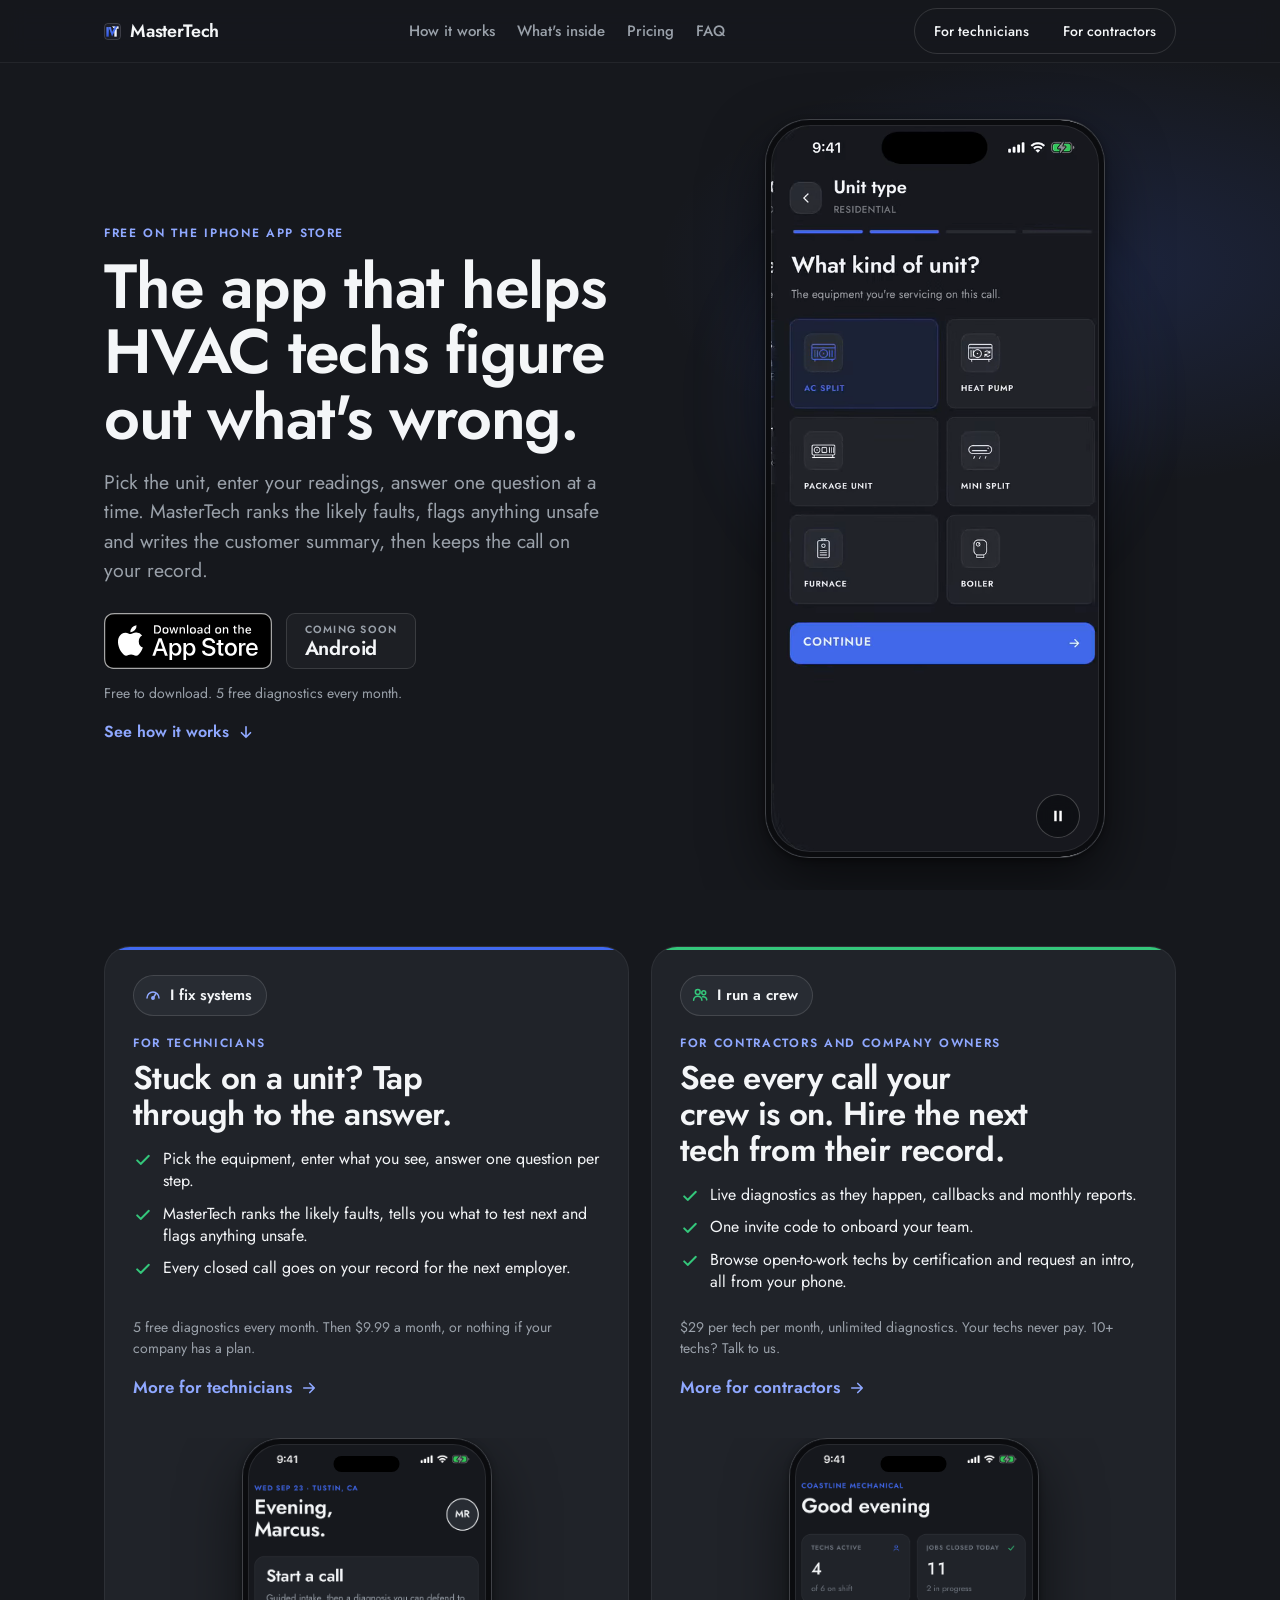
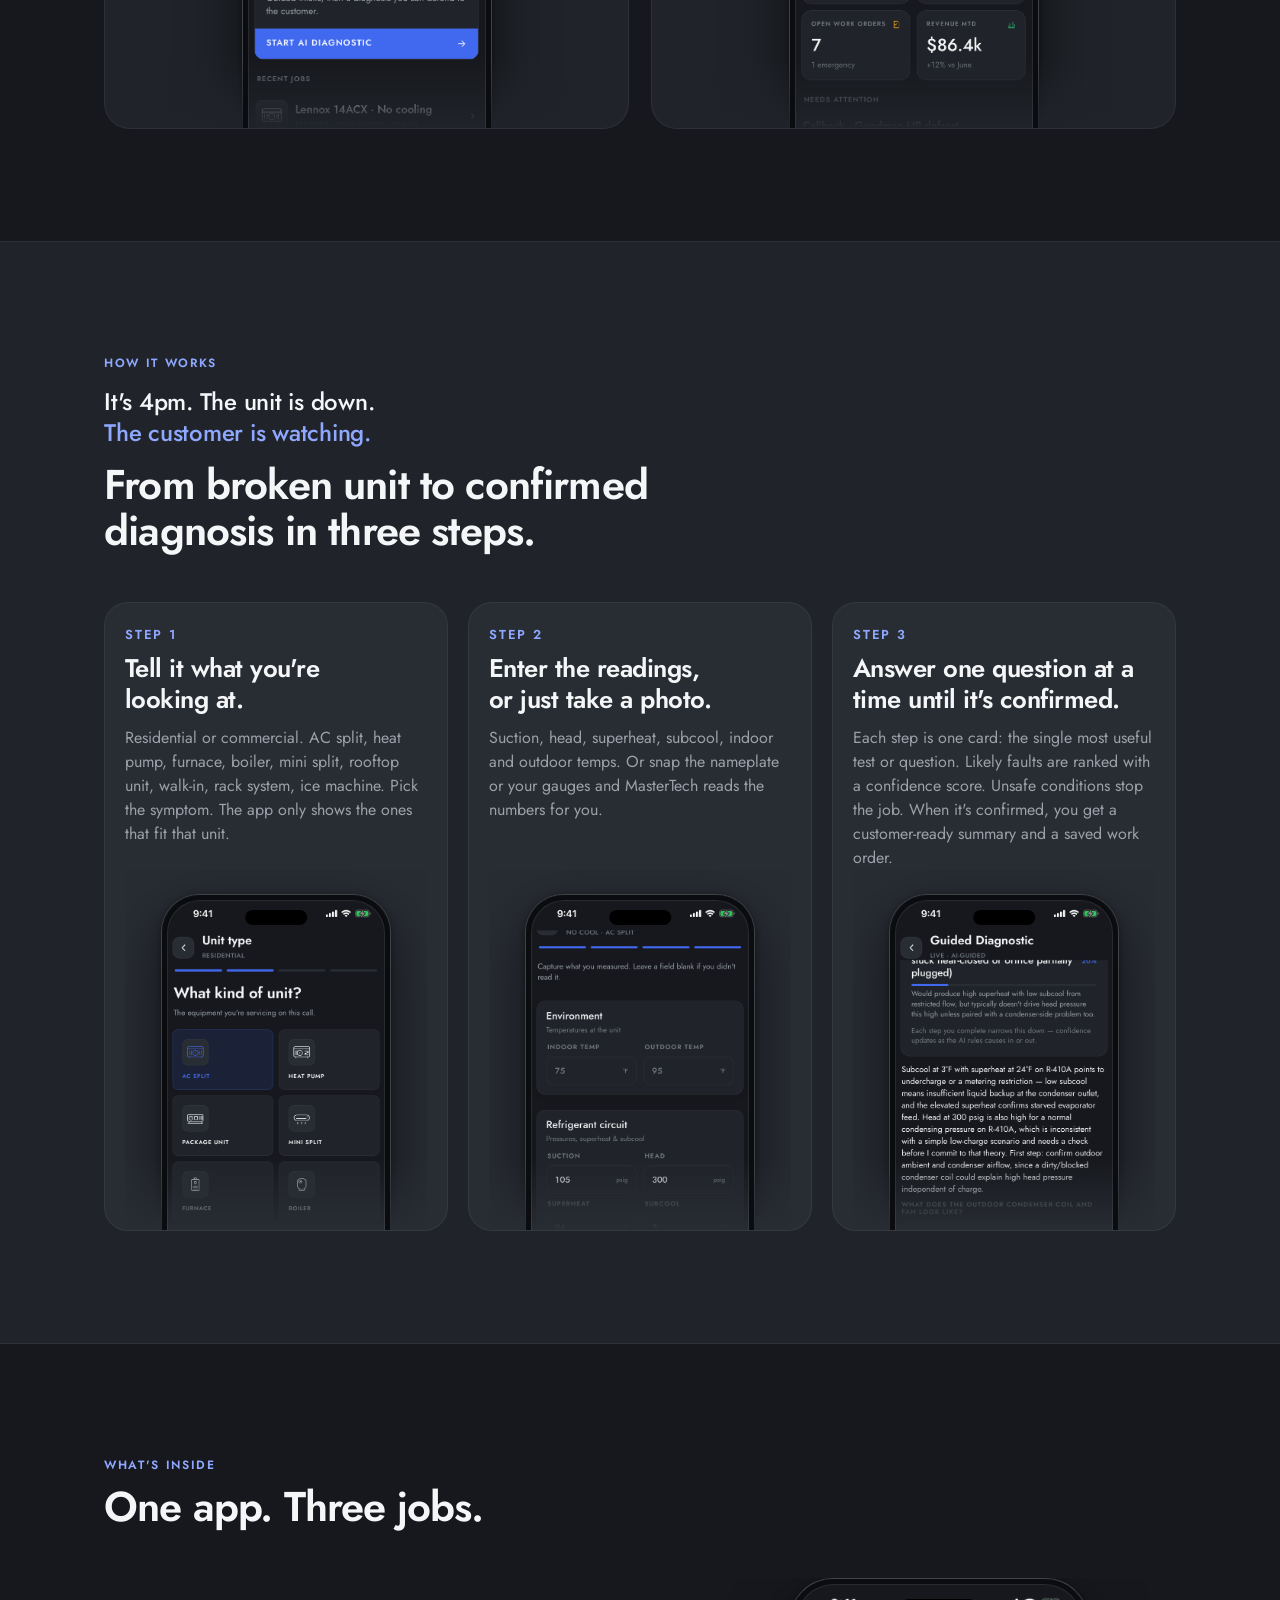
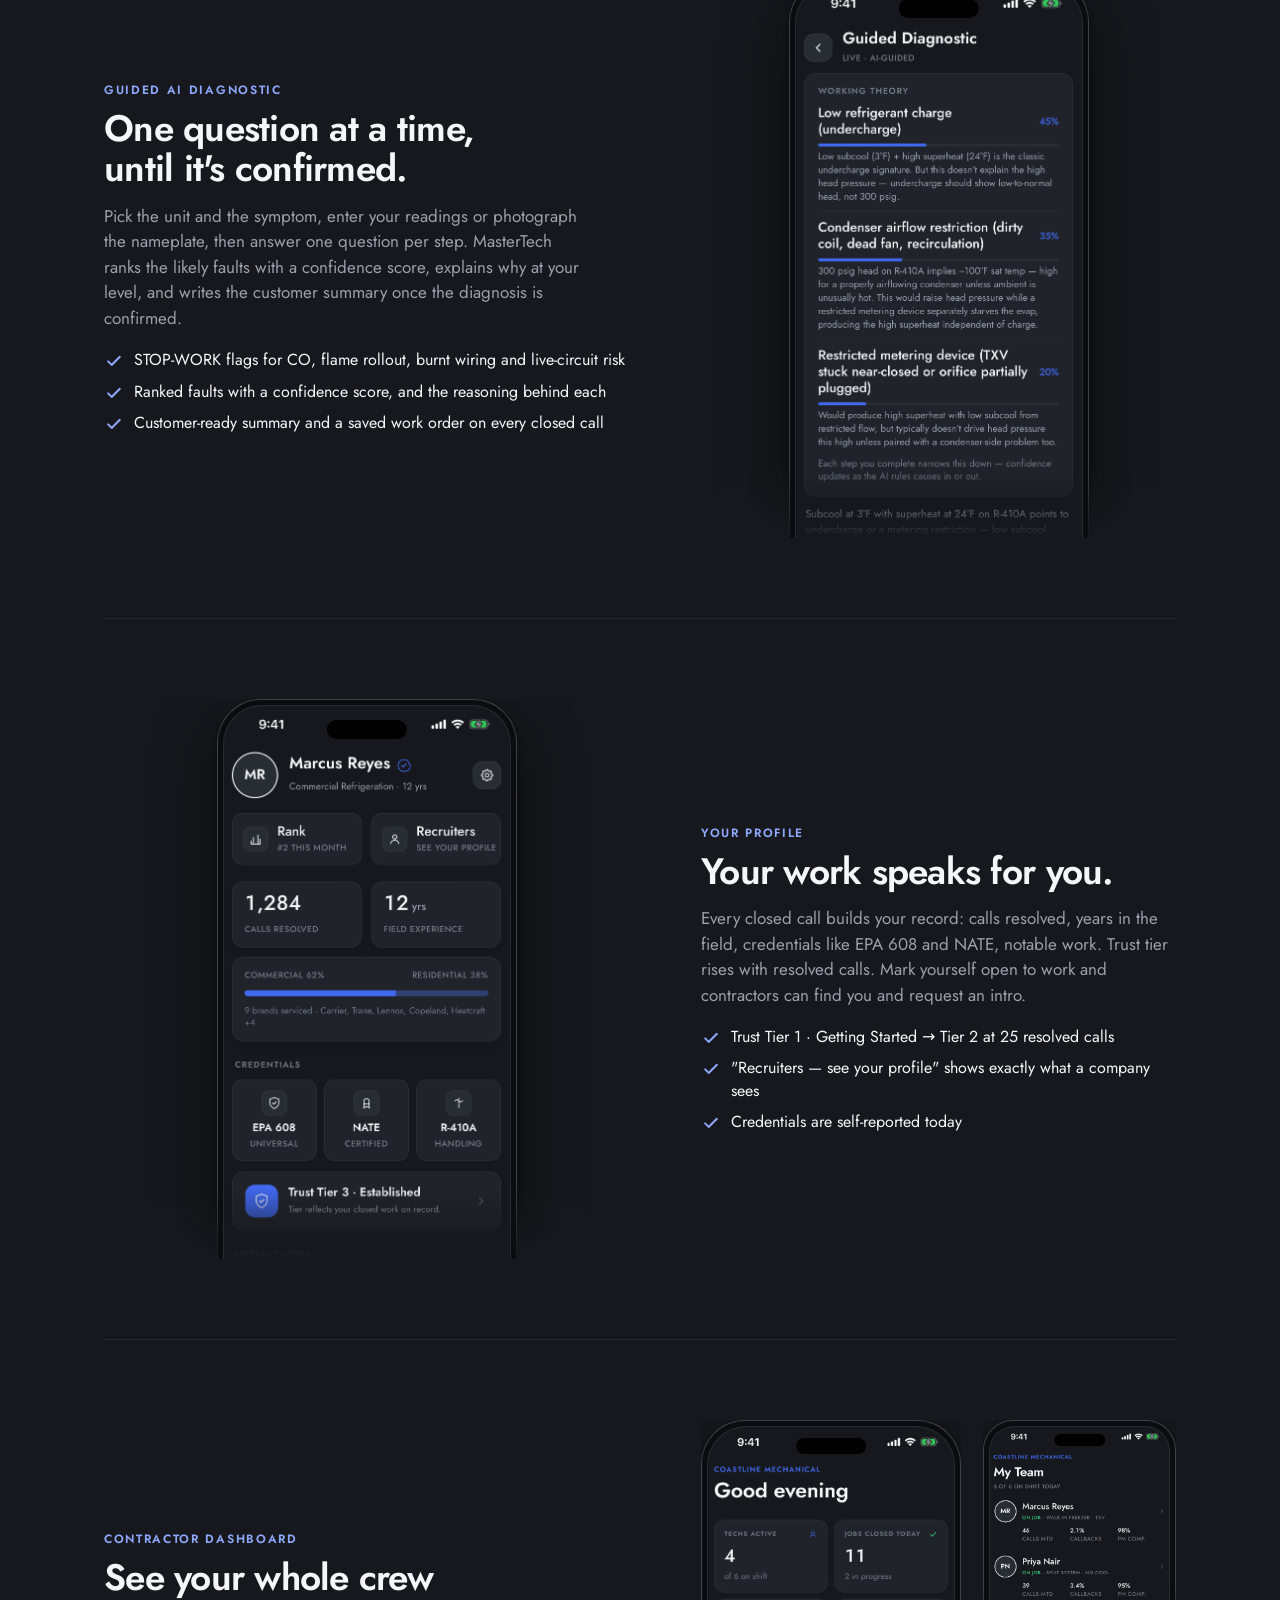
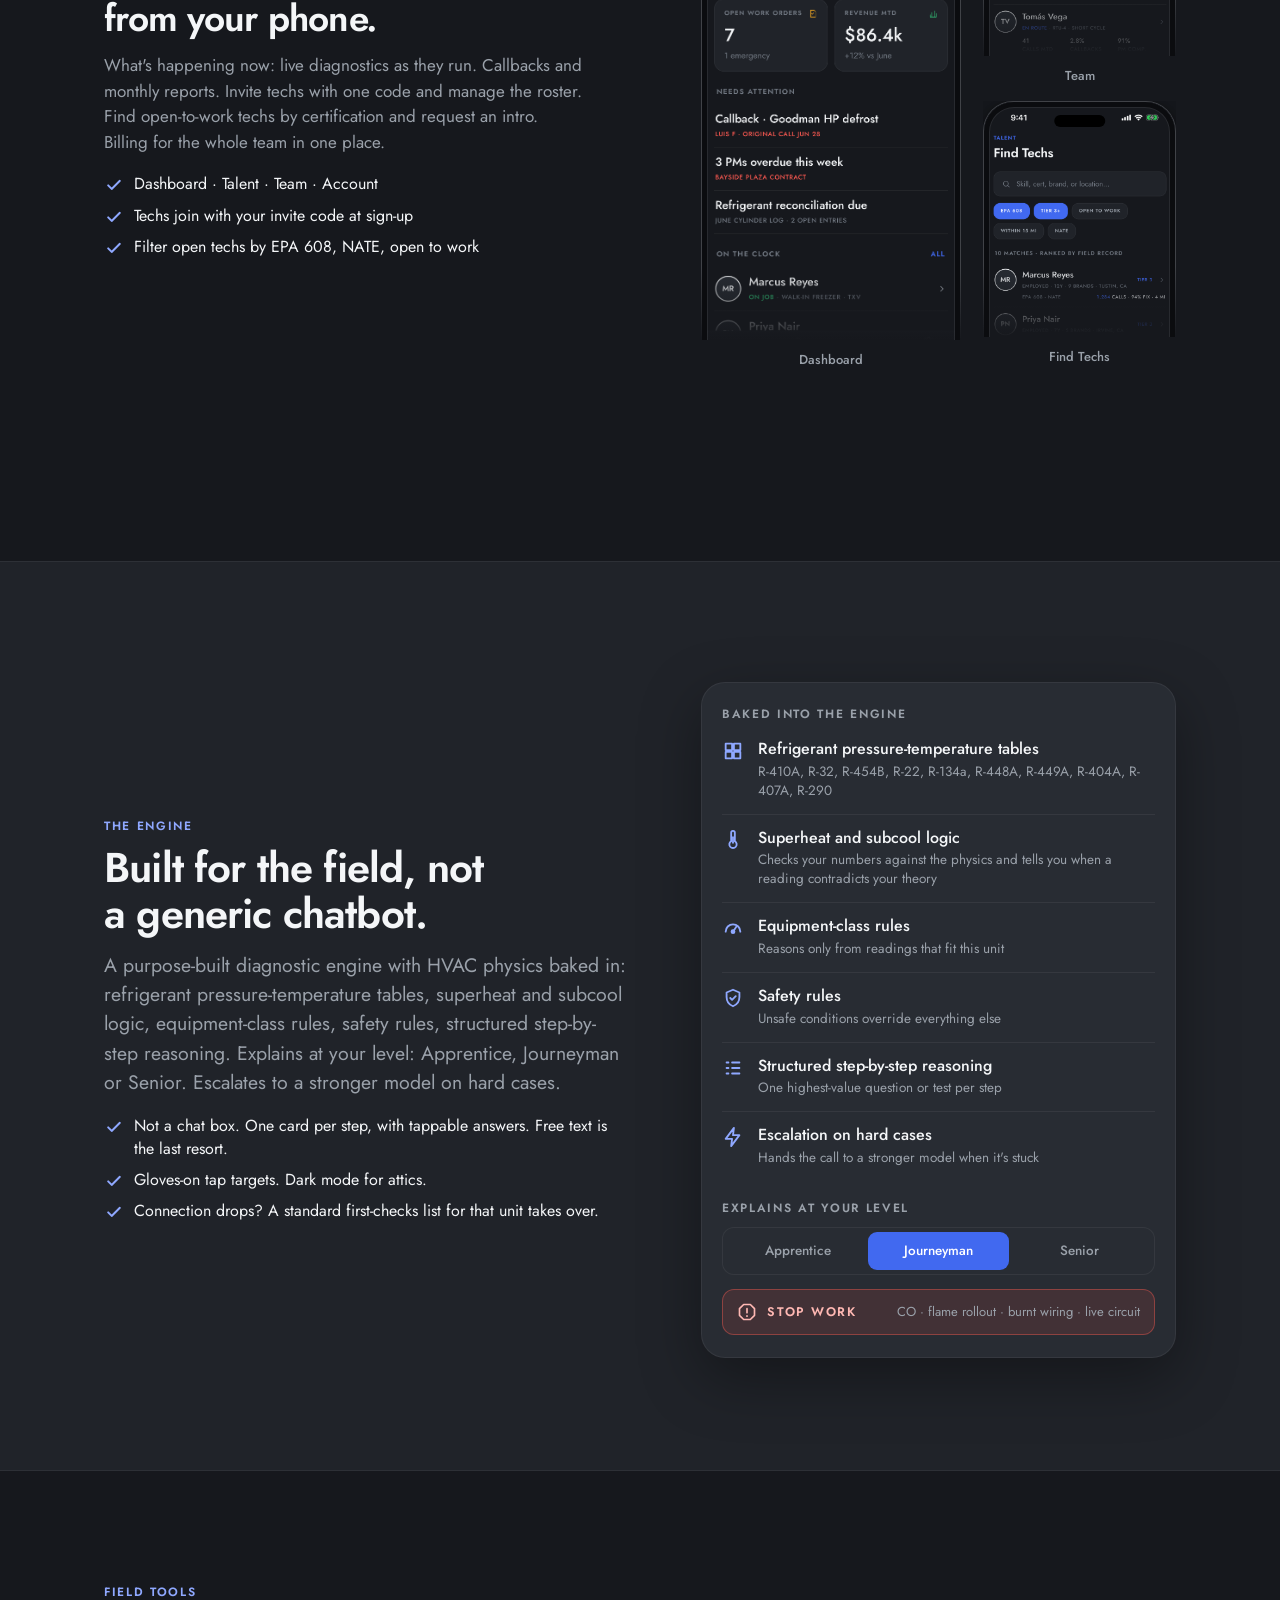
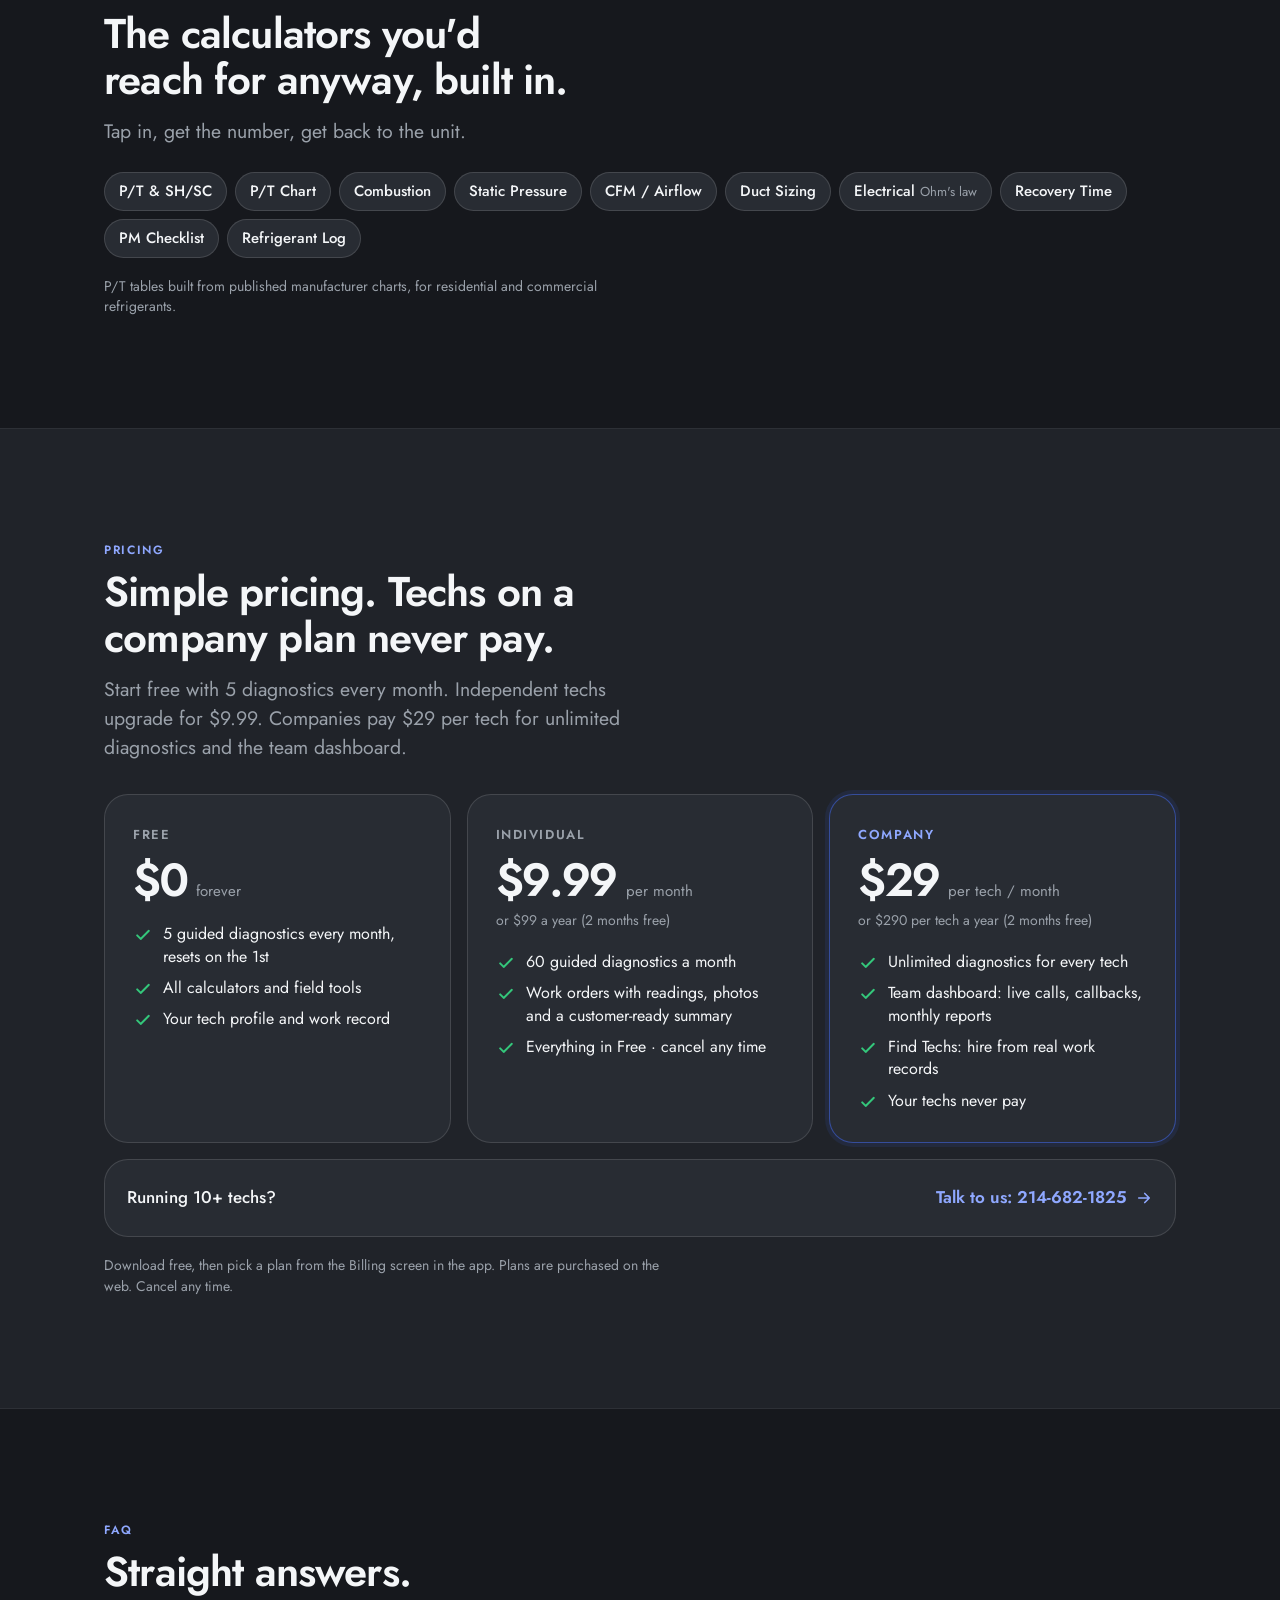
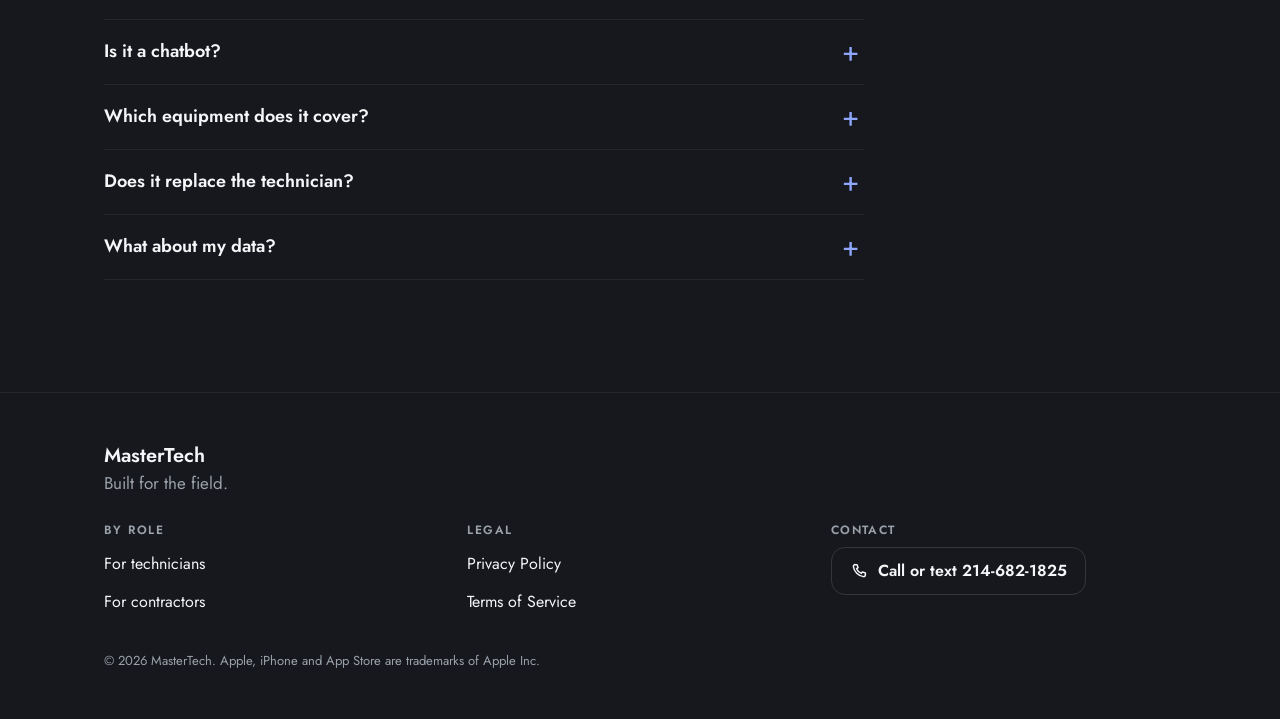
<file: index.html>
<!DOCTYPE html>
<html lang="en">
<head>
<meta charset="utf-8">
<meta name="viewport" content="width=device-width, initial-scale=1, viewport-fit=cover">
<title>MasterTech — The app that helps HVAC techs figure out what's wrong</title>
<meta name="description" content="MasterTech is a free iPhone app that walks an HVAC technician from a broken unit to a confirmed diagnosis, one step at a time, then keeps the call on their record. Live dashboard for contractors.">
<link rel="canonical" href="https://joinmastertech.com/">
<meta name="theme-color" content="#16181D">
<meta name="color-scheme" content="dark">
<meta name="apple-itunes-app" content="app-id=6786938615">
<link rel="icon" type="image/png" sizes="32x32" href="assets/favicon-32.png">
<link rel="apple-touch-icon" sizes="180x180" href="assets/icon-180.png">
<meta property="og:type" content="website">
<meta property="og:site_name" content="MasterTech">
<meta property="og:url" content="https://joinmastertech.com/">
<meta property="og:title" content="MasterTech — The app that helps HVAC techs figure out what's wrong">
<meta property="og:description" content="Pick the unit, enter your readings, answer one question at a time. MasterTech ranks the likely faults, flags anything unsafe and writes the customer summary. Free on the iPhone App Store.">
<meta property="og:image" content="https://joinmastertech.com/assets/og.jpg">
<meta property="og:image:width" content="1200">
<meta property="og:image:height" content="630">
<meta property="og:image:alt" content="MasterTech: The app that helps HVAC techs figure out what's wrong. Two iPhone screens: an AI diagnosis and a contractor dashboard.">
<meta name="twitter:card" content="summary_large_image">
<meta name="twitter:title" content="MasterTech — The app that helps HVAC techs figure out what's wrong">
<meta name="twitter:description" content="Guided AI diagnostics for the tech. A live dashboard for the boss. Free on the iPhone App Store.">
<meta name="twitter:image" content="https://joinmastertech.com/assets/og.jpg">
<link rel="preconnect" href="https://fonts.googleapis.com">
<link rel="preconnect" href="https://fonts.gstatic.com" crossorigin>
<link rel="stylesheet" href="https://fonts.googleapis.com/css2?family=Jost:wght@400;500;600&display=swap">
<link rel="stylesheet" href="assets/site.css?v=de02537">
<script type="application/ld+json">
{"@context":"https://schema.org","@type":"SoftwareApplication","name":"MasterTech.ai","operatingSystem":"iOS","applicationCategory":"BusinessApplication","url":"https://joinmastertech.com/","installUrl":"https://apps.apple.com/us/app/mastertech-ai/id6786938615","offers":{"@type":"Offer","price":"0","priceCurrency":"USD"},"description":"A free iPhone app that walks an HVAC technician from a broken unit to a confirmed diagnosis, one step at a time, then keeps the call on their record."}
</script>
</head>
<body>
<a class="skip" href="#main">Skip to content</a>

<svg class="sprite" aria-hidden="true" focusable="false" xmlns="http://www.w3.org/2000/svg">
  <symbol id="i-check" viewBox="0 0 24 24"><path d="M5 12.5l4.2 4.2L19 7" fill="none" stroke="currentColor" stroke-width="2.4" stroke-linecap="round" stroke-linejoin="round"/></symbol>
  <symbol id="i-gauge" viewBox="0 0 24 24"><g fill="none" stroke="currentColor" stroke-width="2" stroke-linecap="round" stroke-linejoin="round"><path d="M4 16a8 8 0 1 1 16 0"/><path d="M12 16l4-6"/><circle cx="12" cy="16" r="1.6" fill="currentColor"/></g></symbol>
  <symbol id="i-crew" viewBox="0 0 24 24"><g fill="none" stroke="currentColor" stroke-width="2" stroke-linecap="round" stroke-linejoin="round"><circle cx="9" cy="8" r="3.2"/><path d="M3.5 19a5.5 5.5 0 0 1 11 0"/><circle cx="17" cy="9" r="2.6"/><path d="M15.5 14.3A4.5 4.5 0 0 1 21 18.5"/></g></symbol>
  <symbol id="i-stop" viewBox="0 0 24 24"><g fill="none" stroke="currentColor" stroke-width="2" stroke-linecap="round" stroke-linejoin="round"><path d="M8 3h8l5 5v8l-5 5H8l-5-5V8z"/><path d="M12 8v5M12 16.6v.4"/></g></symbol>
  <symbol id="i-grid" viewBox="0 0 24 24"><path d="M4 4h7v7H4zM13 4h7v7h-7zM4 13h7v7H4zM13 13h7v7h-7z" fill="none" stroke="currentColor" stroke-width="2" stroke-linejoin="round"/></symbol>
  <symbol id="i-therm" viewBox="0 0 24 24"><path d="M10 4a2 2 0 1 1 4 0v9.3a4 4 0 1 1-4 0z" fill="none" stroke="currentColor" stroke-width="2" stroke-linejoin="round"/><path d="M12 9v6" stroke="currentColor" stroke-width="2" stroke-linecap="round"/></symbol>
  <symbol id="i-shield" viewBox="0 0 24 24"><path d="M12 3l7 3v5c0 4.5-3 8.5-7 10-4-1.5-7-5.5-7-10V6z" fill="none" stroke="currentColor" stroke-width="2" stroke-linejoin="round"/><path d="M9 12l2 2 4-4" fill="none" stroke="currentColor" stroke-width="2" stroke-linecap="round" stroke-linejoin="round"/></symbol>
  <symbol id="i-steps" viewBox="0 0 24 24"><path d="M5 6h2M5 12h2M5 18h2M11 6h8M11 12h8M11 18h8" fill="none" stroke="currentColor" stroke-width="2" stroke-linecap="round"/></symbol>
  <symbol id="i-bolt" viewBox="0 0 24 24"><path d="M13 2L4 14h7l-1 8 9-12h-7z" fill="none" stroke="currentColor" stroke-width="2" stroke-linejoin="round"/></symbol>
  <symbol id="i-arr" viewBox="0 0 24 24"><path d="M5 12h14M13 6l6 6-6 6" fill="none" stroke="currentColor" stroke-width="2.2" stroke-linecap="round" stroke-linejoin="round"/></symbol>
  <symbol id="i-phone" viewBox="0 0 24 24"><path d="M6.8 3.5h2.6l1.4 4.1-2 1.3a11.5 11.5 0 0 0 6.3 6.3l1.3-2 4.1 1.4v2.6a2.3 2.3 0 0 1-2.5 2.3A15.6 15.6 0 0 1 4.5 6a2.3 2.3 0 0 1 2.3-2.5z" fill="none" stroke="currentColor" stroke-width="2" stroke-linejoin="round"/></symbol>
</svg>

<header class="top">
  <div class="wrap">
    <a class="brand" href="#main" aria-label="MasterTech home"><img class="mark" src="assets/mark-64.png?v=c7eb0d1" width="17" height="17" alt="">MasterTech</a>
    <nav class="nav" aria-label="Sections">
      <a href="#how">How it works</a>
      <a href="#inside">What's inside</a>
      <a href="#pricing">Pricing</a>
      <a href="#faq">FAQ</a>
    </nav>
    <nav class="roles" aria-label="By role">
      <a href="techs/"><span class="l">For technicians</span><span class="s">Techs</span></a>
      <a href="contractors/"><span class="l">For contractors</span><span class="s">Contractors</span></a>
    </nav>
  </div>
</header>

<main id="main">

  <!-- HERO -->
  <section class="hero" aria-labelledby="hero-h1">
    <div class="wrap hero-grid">
      <div class="hero-copy">
        <p class="eyebrow">Free on the iPhone App Store</p>
        <h1 id="hero-h1" class="h1">The app that helps HVAC techs figure out what's wrong.</h1>
        <p class="lede">Pick the unit, enter your readings, answer one question at a time. MasterTech ranks the likely faults, flags anything unsafe and writes the customer summary, then keeps the call on your record.</p>
        <div class="ctas" id="hero-ctas">
          <a class="badge" href="https://apps.apple.com/us/app/mastertech-ai/id6786938615"><img src="assets/appstore-badge.svg" alt="Download on the App Store" width="168" height="56"></a>
          <span class="soon"><b>Android</b><small>Coming soon</small></span>
          <p class="micro">Free to download. 5 free diagnostics every month.</p>
          <a class="arrow down" href="#how">See how it works<svg aria-hidden="true"><use href="#i-arr"/></svg></a>
        </div>
      </div>
      <div class="hero-visual">
        <div class="phone hero-phone" data-anim="assets/hero-anim.webp?v=f212e48">
          <video class="shot" poster="assets/hero-poster.jpg?v=0955804" autoplay muted loop playsinline preload="auto" width="540" height="1174" aria-label="MasterTech on iPhone: choosing a role, the home screen, picking the unit type, entering readings, then the AI diagnosis: Low refrigerant charge at 86% confidence.">
            <source src="assets/hero.mp4?v=defa6be" type="video/mp4">
            <source src="assets/hero.webm?v=d51ec5b" type="video/webm">
          </video>
          <button class="clip-btn" type="button" aria-label="Pause video" hidden><svg class="i-pause" viewBox="0 0 24 24" aria-hidden="true"><path d="M7 5h3.2v14H7zM13.8 5H17v14h-3.2z" fill="currentColor"/></svg><svg class="i-play" viewBox="0 0 24 24" aria-hidden="true"><path d="M8 5.2v13.6L19 12z" fill="currentColor"/></svg></button>
        </div>
      </div>
    </div>
  </section>

  <!-- TWO DOORS -->
  <section class="doors-sec" id="doors" aria-label="Choose your role">
    <div class="wrap">
      <div class="doors">

        <section class="door tech" aria-labelledby="door-tech">
          <span class="door-label"><svg aria-hidden="true"><use href="#i-gauge"/></svg>I fix systems</span>
          <p class="eyebrow">For technicians</p>
          <h2 id="door-tech" class="h2">Stuck on a unit? Tap through to the answer.</h2>
          <ul class="points">
            <li><svg aria-hidden="true"><use href="#i-check"/></svg><span>Pick the equipment, enter what you see, answer one question per step.</span></li>
            <li><svg aria-hidden="true"><use href="#i-check"/></svg><span>MasterTech ranks the likely faults, tells you what to test next and flags anything unsafe.</span></li>
            <li><svg aria-hidden="true"><use href="#i-check"/></svg><span>Every closed call goes on your record for the next employer.</span></li>
          </ul>
          <div class="ctas">
            <p class="micro">5 free diagnostics every month. Then $9.99 a month, or nothing if your company has a plan.</p>
            <a class="arrow" href="techs/">More for technicians<svg aria-hidden="true"><use href="#i-arr"/></svg></a>
          </div>
          <div class="peek">
            <div class="phone md">
              <img class="shot" src="assets/shots/home.png" width="1206" height="2622" loading="lazy" decoding="async" alt="MasterTech home screen: Evening, Marcus, a Start a call card with a Start AI Diagnostic button, recent jobs, and tool shortcuts for P/T & SH/SC, P/T Chart, Static Pressure and CFM / Airflow.">
            </div>
          </div>
        </section>

        <section class="door crew" aria-labelledby="door-crew">
          <span class="door-label"><svg aria-hidden="true"><use href="#i-crew"/></svg>I run a crew</span>
          <p class="eyebrow">For contractors and company owners</p>
          <h2 id="door-crew" class="h2">See every call your crew is on. Hire the next tech from their record.</h2>
          <ul class="points">
            <li><svg aria-hidden="true"><use href="#i-check"/></svg><span>Live diagnostics as they happen, callbacks and monthly reports.</span></li>
            <li><svg aria-hidden="true"><use href="#i-check"/></svg><span>One invite code to onboard your team.</span></li>
            <li><svg aria-hidden="true"><use href="#i-check"/></svg><span>Browse open-to-work techs by certification and request an intro, all from your phone.</span></li>
          </ul>
          <div class="ctas">
            <p class="micro">$29 per tech per month, unlimited diagnostics. Your techs never pay. 10+ techs? Talk to us.</p>
            <a class="arrow" href="contractors/">More for contractors<svg aria-hidden="true"><use href="#i-arr"/></svg></a>
          </div>
          <div class="peek">
            <div class="phone md">
              <img class="shot" src="assets/shots/dashboard.png" width="1206" height="2622" loading="lazy" decoding="async" alt="Contractor dashboard: Good evening, with tiles for techs active, jobs closed today and open work orders, a Needs attention list with a callback and overdue PMs, and an On the clock roster.">
            </div>
          </div>
        </section>

      </div>
    </div>
  </section>

  <!-- HOW IT WORKS -->
  <section class="sec band" id="how" aria-labelledby="how-h2">
    <div class="wrap">
      <div class="sec-head">
        <p class="eyebrow">How it works</p>
        <p class="kicker">It's 4pm. The unit is down. <em>The customer is watching.</em></p>
        <h2 id="how-h2" class="h2">From broken unit to confirmed diagnosis in three steps.</h2>
      </div>
      <ol class="steps">
        <li class="step">
          <p class="num">Step 1</p>
          <h3 class="h3">Tell it what you're looking at.</h3>
          <p class="body">Residential or commercial. AC split, heat pump, furnace, boiler, mini split, rooftop unit, walk-in, rack system, ice machine. Pick the symptom. The app only shows the ones that fit that unit.</p>
          <div class="peek"><div class="phone md"><img class="shot" src="assets/shots/intake-2.png" width="1206" height="2622" loading="lazy" decoding="async" alt="Unit type picker with tappable tiles: AC Split, Heat Pump, Package Unit, Mini Split, Furnace, Boiler, and a Continue button."></div></div>
        </li>
        <li class="step">
          <p class="num">Step 2</p>
          <h3 class="h3">Enter the readings, or just take a photo.</h3>
          <p class="body">Suction, head, superheat, subcool, indoor and outdoor temps. Or snap the nameplate or your gauges and MasterTech reads the numbers for you.</p>
          <div class="peek"><div class="phone md"><img class="shot" src="assets/shots/intake-4.png" width="1206" height="2622" loading="lazy" decoding="async" alt="Readings screen grouped into Environment, Refrigerant circuit and Equipment & notes, with fields for indoor and outdoor temp, suction, head, superheat and subcool, and refrigerant chips."></div></div>
        </li>
        <li class="step">
          <p class="num">Step 3</p>
          <h3 class="h3">Answer one question at a time until it's confirmed.</h3>
          <p class="body">Each step is one card: the single most useful test or question. Likely faults are ranked with a confidence score. Unsafe conditions stop the job. When it's confirmed, you get a customer-ready summary and a saved work order.</p>
          <div class="peek"><div class="phone md"><img class="shot" src="assets/shots/diagnostic-pills.png" width="1206" height="2622" loading="lazy" decoding="async" alt="Live MasterTech diagnostic step: a question card asking what the outdoor condenser coil and fan look like, with four tappable answers."></div></div>
        </li>
      </ol>
    </div>
  </section>

  <!-- THREE PILLARS -->
  <section class="sec" id="inside" aria-labelledby="inside-h2">
    <div class="wrap">
      <div class="sec-head">
        <p class="eyebrow">What's inside</p>
        <h2 id="inside-h2" class="h2">One app. Three jobs.</h2>
      </div>

      <div class="pillars">

        <article class="pillar" aria-labelledby="p-a">
          <div class="p-txt">
            <p class="eyebrow">Guided AI diagnostic</p>
            <h3 id="p-a" class="h2">One question at a time, until it's confirmed.</h3>
            <p class="body">Pick the unit and the symptom, enter your readings or photograph the nameplate, then answer one question per step. MasterTech ranks the likely faults with a confidence score, explains why at your level, and writes the customer summary once the diagnosis is confirmed.</p>
            <ul class="bul">
              <li><svg aria-hidden="true"><use href="#i-check"/></svg><span>STOP-WORK flags for CO, flame rollout, burnt wiring and live-circuit risk</span></li>
              <li><svg aria-hidden="true"><use href="#i-check"/></svg><span>Ranked faults with a confidence score, and the reasoning behind each</span></li>
              <li><svg aria-hidden="true"><use href="#i-check"/></svg><span>Customer-ready summary and a saved work order on every closed call</span></li>
            </ul>
          </div>
          <div class="p-vis">
            <div class="peek"><div class="phone"><img class="shot" src="assets/shots/diagnostic-top.png" width="1206" height="2622" loading="lazy" decoding="async" alt="Live MasterTech working theory: three likely faults ranked with confidence bars — low refrigerant charge 45%, condenser airflow restriction 35%, restricted metering device 20% — each with the reasoning over the entered readings."></div></div>
          </div>
        </article>

        <article class="pillar flip" aria-labelledby="p-b">
          <div class="p-txt">
            <p class="eyebrow">Your profile</p>
            <h3 id="p-b" class="h2">Your work speaks for you.</h3>
            <p class="body">Every closed call builds your record: calls resolved, years in the field, credentials like EPA 608 and NATE, notable work. Trust tier rises with resolved calls. Mark yourself open to work and contractors can find you and request an intro.</p>
            <ul class="bul">
              <li><svg aria-hidden="true"><use href="#i-check"/></svg><span>Trust Tier 1 · Getting Started → Tier 2 at 25 resolved calls</span></li>
              <li><svg aria-hidden="true"><use href="#i-check"/></svg><span>"Recruiters — see your profile" shows exactly what a company sees</span></li>
              <li><svg aria-hidden="true"><use href="#i-check"/></svg><span>Credentials are self-reported today</span></li>
            </ul>
          </div>
          <div class="p-vis">
            <div class="peek"><div class="phone"><img class="shot" src="assets/shots/profile.png" width="1206" height="2622" loading="lazy" decoding="async" alt="Technician profile: name with a seal icon, Calls resolved and Field experience counters, credential chips for EPA 608, NATE and R-410A, and a Trust Tier card."></div></div>
          </div>
        </article>

        <article class="pillar" aria-labelledby="p-c">
          <div class="p-txt">
            <p class="eyebrow">Contractor dashboard</p>
            <h3 id="p-c" class="h2">See your whole crew from your phone.</h3>
            <p class="body">What's happening now: live diagnostics as they run. Callbacks and monthly reports. Invite techs with one code and manage the roster. Find open-to-work techs by certification and request an intro. Billing for the whole team in one place.</p>
            <ul class="bul">
              <li><svg aria-hidden="true"><use href="#i-check"/></svg><span>Dashboard · Talent · Team · Account</span></li>
              <li><svg aria-hidden="true"><use href="#i-check"/></svg><span>Techs join with your invite code at sign-up</span></li>
              <li><svg aria-hidden="true"><use href="#i-check"/></svg><span>Filter open techs by EPA 608, NATE, open to work</span></li>
            </ul>
          </div>
          <div class="p-vis">
            <div class="duo">
              <figure>
                <div class="peek main"><div class="phone"><img class="shot" src="assets/shots/dashboard.png" width="1206" height="2622" loading="lazy" decoding="async" alt="Contractor dashboard: Good evening, with tiles for techs active, jobs closed today and open work orders, a Needs attention list with a callback and overdue PMs, and an On the clock roster."></div></div>
                <figcaption>Dashboard</figcaption>
              </figure>
              <div class="pair">
                <figure>
                  <div class="peek"><div class="phone sm"><img class="shot" src="assets/shots/team.png" width="1206" height="2622" loading="lazy" decoding="async" alt="My Team screen: the technician roster with each tech's status, calls this month, callback rate and PM completion."></div></div>
                  <figcaption>Team</figcaption>
                </figure>
                <figure>
                  <div class="peek"><div class="phone sm"><img class="shot" src="assets/shots/talent.png" width="1206" height="2622" loading="lazy" decoding="async" alt="Find Techs screen with a search field for skill, cert, brand or location, filter chips for EPA 608, Tier 3+, Open to work and NATE, and matches ranked by field record."></div></div>
                  <figcaption>Find Techs</figcaption>
                </figure>
              </div>
            </div>
          </div>
        </article>

      </div>
    </div>
  </section>

  <!-- ENGINE -->
  <section class="sec band" id="engine" aria-labelledby="engine-h2">
    <div class="wrap engine-grid">
      <div class="sec-head">
        <p class="eyebrow">The engine</p>
        <h2 id="engine-h2" class="h2">Built for the field, not a generic chatbot.</h2>
        <p class="lede">A purpose-built diagnostic engine with HVAC physics baked in: refrigerant pressure-temperature tables, superheat and subcool logic, equipment-class rules, safety rules, structured step-by-step reasoning. Explains at your level: Apprentice, Journeyman or Senior. Escalates to a stronger model on hard cases.</p>
        <ul class="bul">
          <li><svg aria-hidden="true"><use href="#i-check"/></svg><span>Not a chat box. One card per step, with tappable answers. Free text is the last resort.</span></li>
          <li><svg aria-hidden="true"><use href="#i-check"/></svg><span>Gloves-on tap targets. Dark mode for attics.</span></li>
          <li><svg aria-hidden="true"><use href="#i-check"/></svg><span>Connection drops? A standard first-checks list for that unit takes over.</span></li>
        </ul>
      </div>
      <div class="engine">
        <p class="eyebrow">Baked into the engine</p>
        <ul class="engine-list">
          <li><svg aria-hidden="true"><use href="#i-grid"/></svg><span>Refrigerant pressure-temperature tables<small>R-410A, R-32, R-454B, R-22, R-134a, R-448A, R-449A, R-404A, R-407A, R-290</small></span></li>
          <li><svg aria-hidden="true"><use href="#i-therm"/></svg><span>Superheat and subcool logic<small>Checks your numbers against the physics and tells you when a reading contradicts your theory</small></span></li>
          <li><svg aria-hidden="true"><use href="#i-gauge"/></svg><span>Equipment-class rules<small>Reasons only from readings that fit this unit</small></span></li>
          <li><svg aria-hidden="true"><use href="#i-shield"/></svg><span>Safety rules<small>Unsafe conditions override everything else</small></span></li>
          <li><svg aria-hidden="true"><use href="#i-steps"/></svg><span>Structured step-by-step reasoning<small>One highest-value question or test per step</small></span></li>
          <li><svg aria-hidden="true"><use href="#i-bolt"/></svg><span>Escalation on hard cases<small>Hands the call to a stronger model when it's stuck</small></span></li>
        </ul>
        <p class="eyebrow levels-label">Explains at your level</p>
        <div class="levels" aria-label="Explanation depth: Apprentice, Journeyman or Senior">
          <span>Apprentice</span><span aria-current="true">Journeyman</span><span>Senior</span>
        </div>
        <div class="stopflag"><svg aria-hidden="true"><use href="#i-stop"/></svg>Stop work<small>CO · flame rollout · burnt wiring · live circuit</small></div>
      </div>
    </div>
  </section>

  <!-- FIELD TOOLS -->
  <section class="sec tools" id="tools" aria-labelledby="tools-h2">
    <div class="wrap">
      <div class="sec-head">
        <p class="eyebrow">Field tools</p>
        <h2 id="tools-h2" class="h2">The calculators you'd reach for anyway, built in.</h2>
        <p class="lede">Tap in, get the number, get back to the unit.</p>
      </div>
      <ul class="chips" aria-label="Built-in field tools">
        <li class="chip">P/T &amp; SH/SC</li>
        <li class="chip">P/T Chart</li>
        <li class="chip">Combustion</li>
        <li class="chip">Static Pressure</li>
        <li class="chip">CFM / Airflow</li>
        <li class="chip">Duct Sizing</li>
        <li class="chip">Electrical <small>Ohm's law</small></li>
        <li class="chip">Recovery Time</li>
        <li class="chip">PM Checklist</li>
        <li class="chip">Refrigerant Log</li>
      </ul>
      <p class="micro">P/T tables built from published manufacturer charts, for residential and commercial refrigerants.</p>
    </div>
  </section>

  <!-- PRICING -->
  <section class="sec band" id="pricing" aria-labelledby="pricing-h2">
    <div class="wrap">
      <div class="sec-head">
        <p class="eyebrow">Pricing</p>
        <h2 id="pricing-h2" class="h2">Simple pricing. Techs on a company plan never pay.</h2>
        <p class="lede">Start free with 5 diagnostics every month. Independent techs upgrade for $9.99. Companies pay $29 per tech for unlimited diagnostics and the team dashboard.</p>
      </div>
      <div class="plans three">
        <div class="plan">
          <p class="name">Free</p>
          <p class="amount"><b>$0</b><span>forever</span></p>
          <ul class="bul">
            <li><svg aria-hidden="true"><use href="#i-check"/></svg><span>5 guided diagnostics every month, resets on the 1st</span></li>
            <li><svg aria-hidden="true"><use href="#i-check"/></svg><span>All calculators and field tools</span></li>
            <li><svg aria-hidden="true"><use href="#i-check"/></svg><span>Your tech profile and work record</span></li>
          </ul>
        </div>
        <div class="plan">
          <p class="name">Individual</p>
          <p class="amount"><b>$9.99</b><span>per month</span></p>
          <p class="alt">or $99 a year (2 months free)</p>
          <ul class="bul">
            <li><svg aria-hidden="true"><use href="#i-check"/></svg><span>60 guided diagnostics a month</span></li>
            <li><svg aria-hidden="true"><use href="#i-check"/></svg><span>Work orders with readings, photos and a customer-ready summary</span></li>
            <li><svg aria-hidden="true"><use href="#i-check"/></svg><span>Everything in Free · cancel any time</span></li>
          </ul>
        </div>
        <div class="plan accent">
          <p class="name">Company</p>
          <p class="amount"><b>$29</b><span>per tech / month</span></p>
          <p class="alt">or $290 per tech a year (2 months free)</p>
          <ul class="bul">
            <li><svg aria-hidden="true"><use href="#i-check"/></svg><span>Unlimited diagnostics for every tech</span></li>
            <li><svg aria-hidden="true"><use href="#i-check"/></svg><span>Team dashboard: live calls, callbacks, monthly reports</span></li>
            <li><svg aria-hidden="true"><use href="#i-check"/></svg><span>Find Techs: hire from real work records</span></li>
            <li><svg aria-hidden="true"><use href="#i-check"/></svg><span>Your techs never pay</span></li>
          </ul>
        </div>
      </div>
      <div class="talk">
        <p>Running 10+ techs?</p>
        <a class="arrow" href="tel:+12146821825">Talk to us: 214-682-1825<svg aria-hidden="true"><use href="#i-arr"/></svg></a>
      </div>
      <p class="micro plan-note">Download free, then pick a plan from the Billing screen in the app. Plans are purchased on the web. Cancel any time.</p>
    </div>
  </section>

  <!-- FAQ -->
  <section class="sec" id="faq" aria-labelledby="faq-h2">
    <div class="wrap">
      <div class="sec-head">
        <p class="eyebrow">FAQ</p>
        <h2 id="faq-h2" class="h2">Straight answers.</h2>
      </div>
      <div class="faq">
        <details>
          <summary>Is it a chatbot?</summary>
          <p class="a">Not a chat box. Each step is one card: a question with tappable answers, a reading to enter, a test to run, or a photo to take. The engine ranks the faults and picks the next most useful step. Free text is the last resort.</p>
        </details>
        <details>
          <summary>Which equipment does it cover?</summary>
          <p class="a">Residential: AC split, heat pump, package unit, mini split, furnace, boiler. Commercial: rooftop unit (RTU), walk-in, reach-in, rack system, ice machine, split system, VRF. Refrigerants from R-410A, R-32 and R-454B to R-448A, R-404A and R-290.</p>
        </details>
        <details>
          <summary>Does it replace the technician?</summary>
          <p class="a">No. It can't hold the gauges. It's a second set of eyes: it checks your numbers against the physics, tells you when a reading contradicts your theory, and flags unsafe conditions. The tech confirms the diagnosis and closes the call.</p>
        </details>
        <details>
          <summary>What about my data?</summary>
          <p class="a">Your readings, photos and work orders are stored in your account. Contractors see their own team only. Only techs who mark themselves open to work appear in recruiter search. Delete your account from inside the app any time. Details in the <a href="https://joinmastertech.com/mastertech-legal/privacy.html">Privacy Policy</a>.</p>
        </details>
      </div>
    </div>
  </section>

</main>

<footer aria-label="Footer">
  <div class="wrap">
    <p class="fbrand">MasterTech</p>
    <p class="dim">Built for the field.</p>
    <div class="fgrid">
      <div class="fcol">
        <h4>By role</h4>
        <a href="techs/">For technicians</a>
        <a href="contractors/">For contractors</a>
      </div>
      <div class="fcol">
        <h4>Legal</h4>
        <a href="https://joinmastertech.com/mastertech-legal/privacy.html">Privacy Policy</a>
        <a href="https://joinmastertech.com/mastertech-legal/terms.html">Terms of Service</a>
      </div>
      <div class="fcol support">
        <h4>Contact</h4>
        <a class="btn ghost call" href="tel:+12146821825"><svg aria-hidden="true"><use href="#i-phone"/></svg>Call or text 214-682-1825</a>
      </div>
    </div>
    <p class="fmicro">© 2026 MasterTech. Apple, iPhone and App Store are trademarks of Apple Inc.</p>
  </div>
</footer>


<script src="assets/clip.js?v=8eed32c"></script>
</body>
</html>
</file>
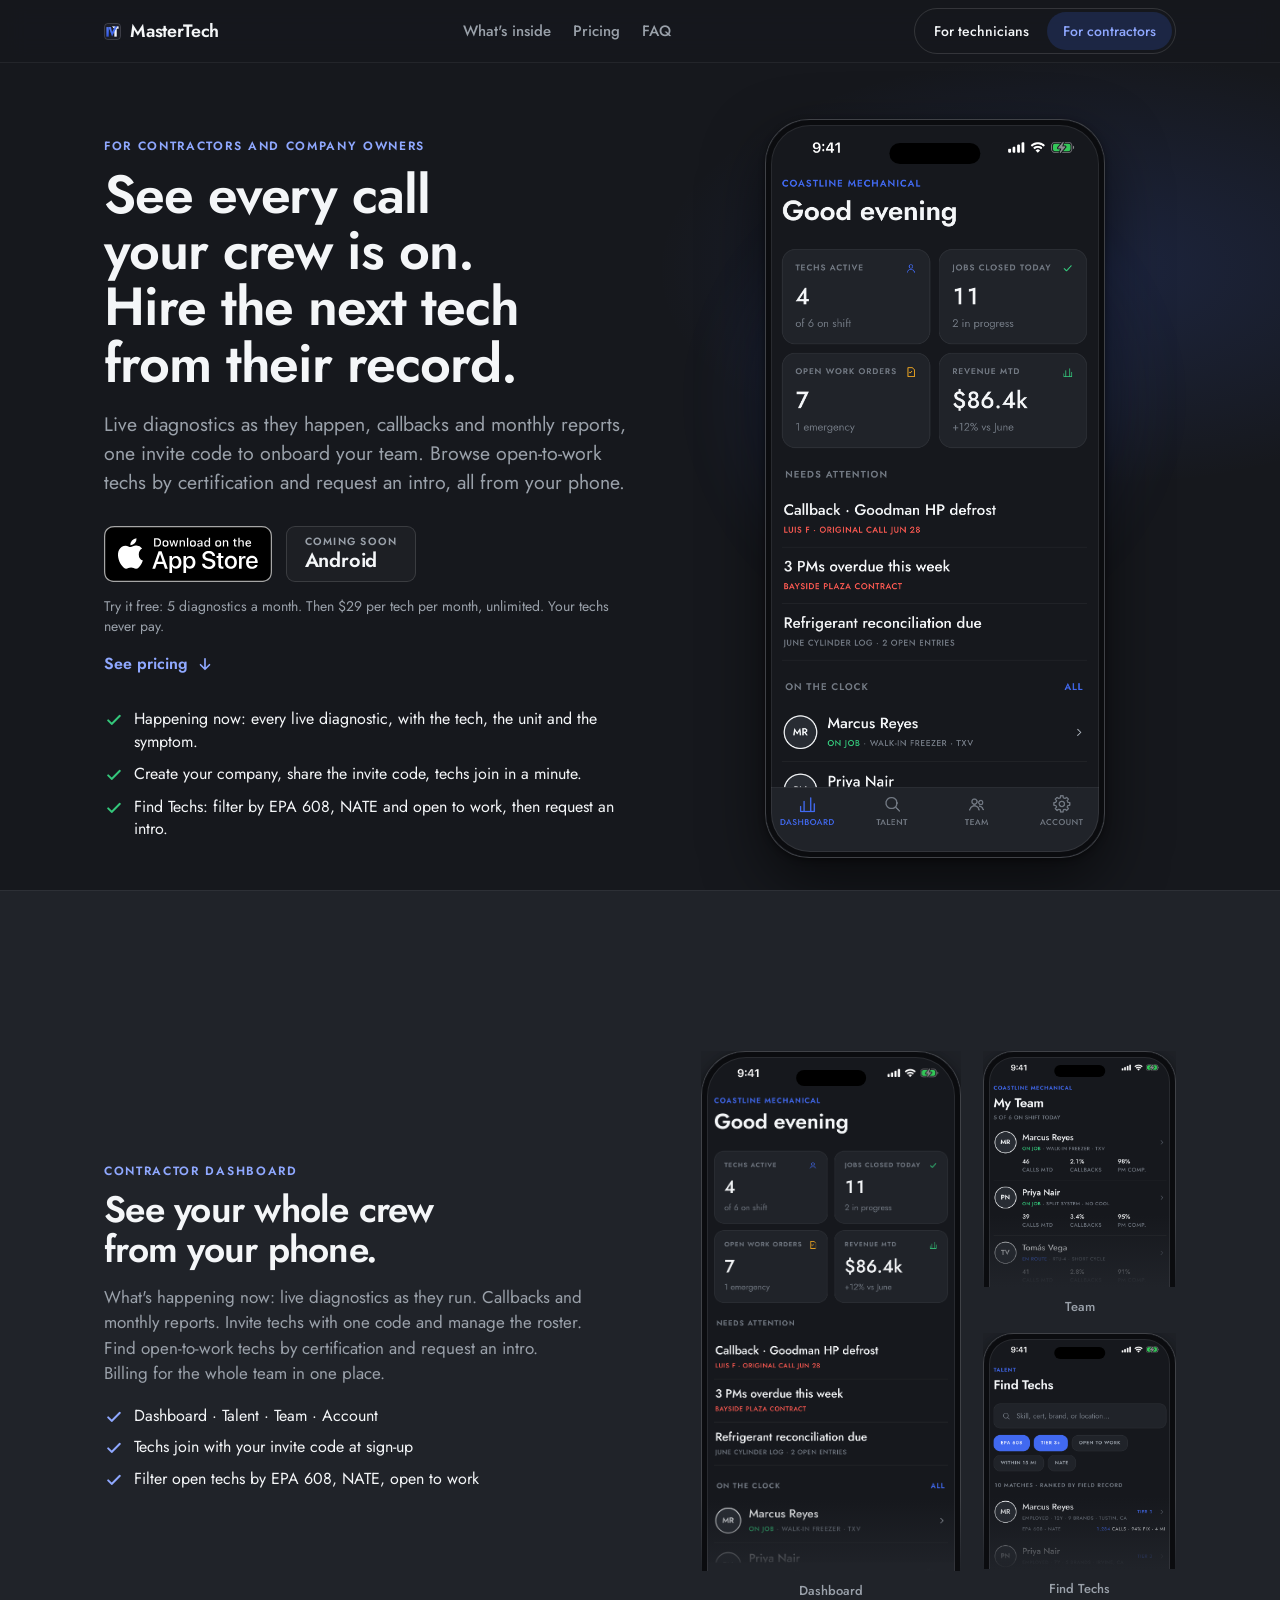
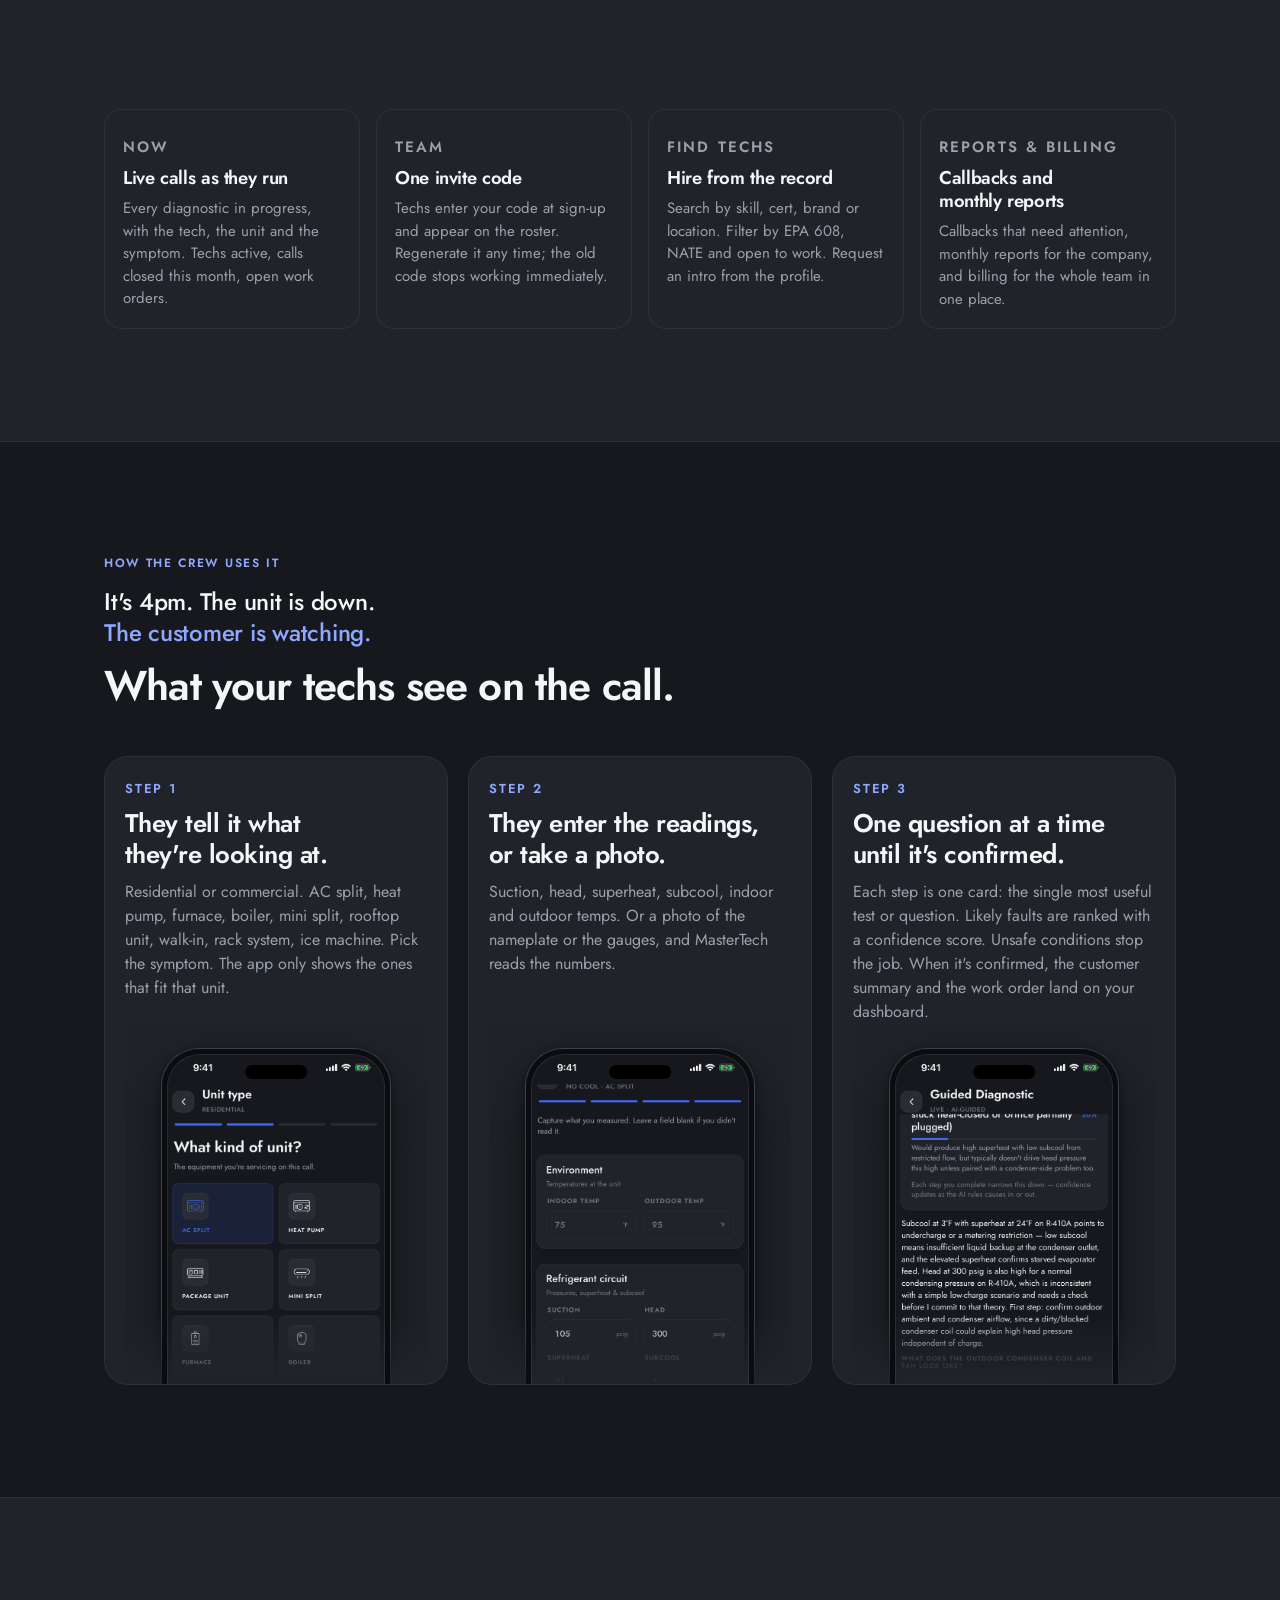
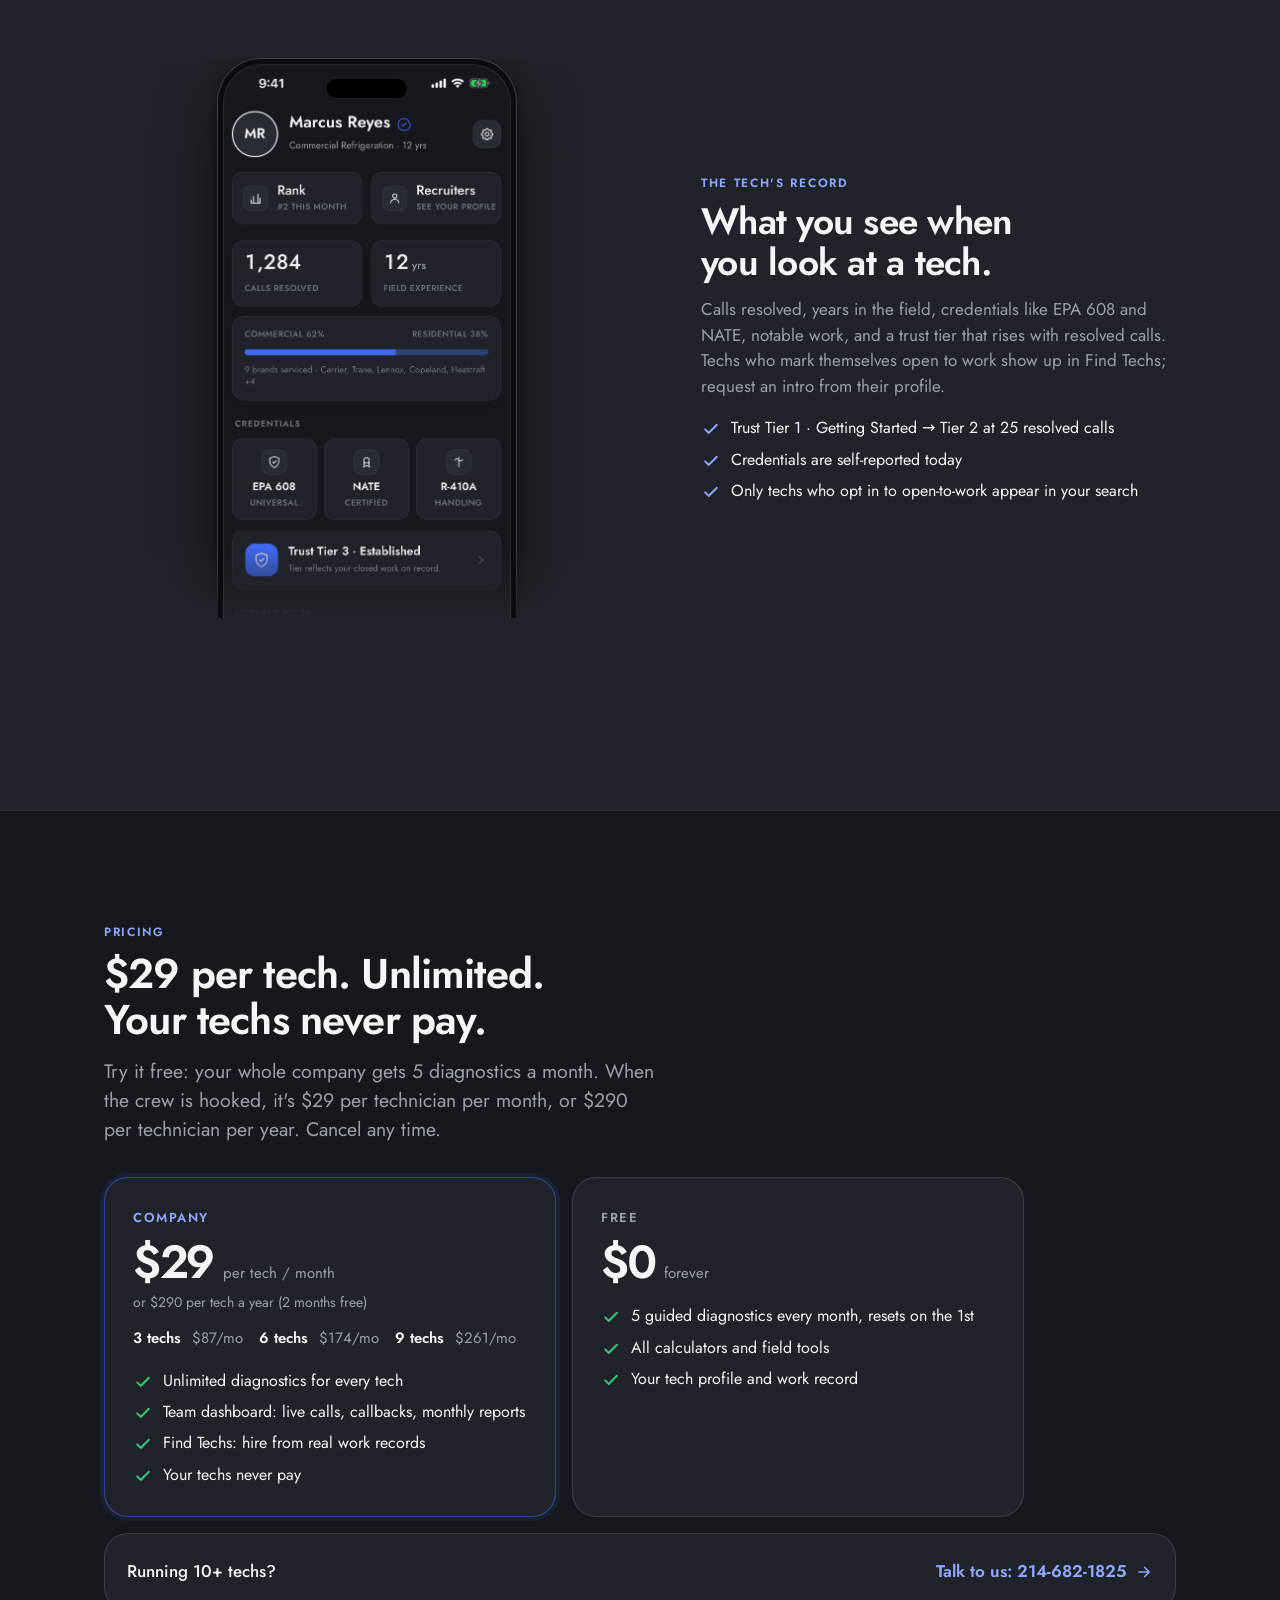
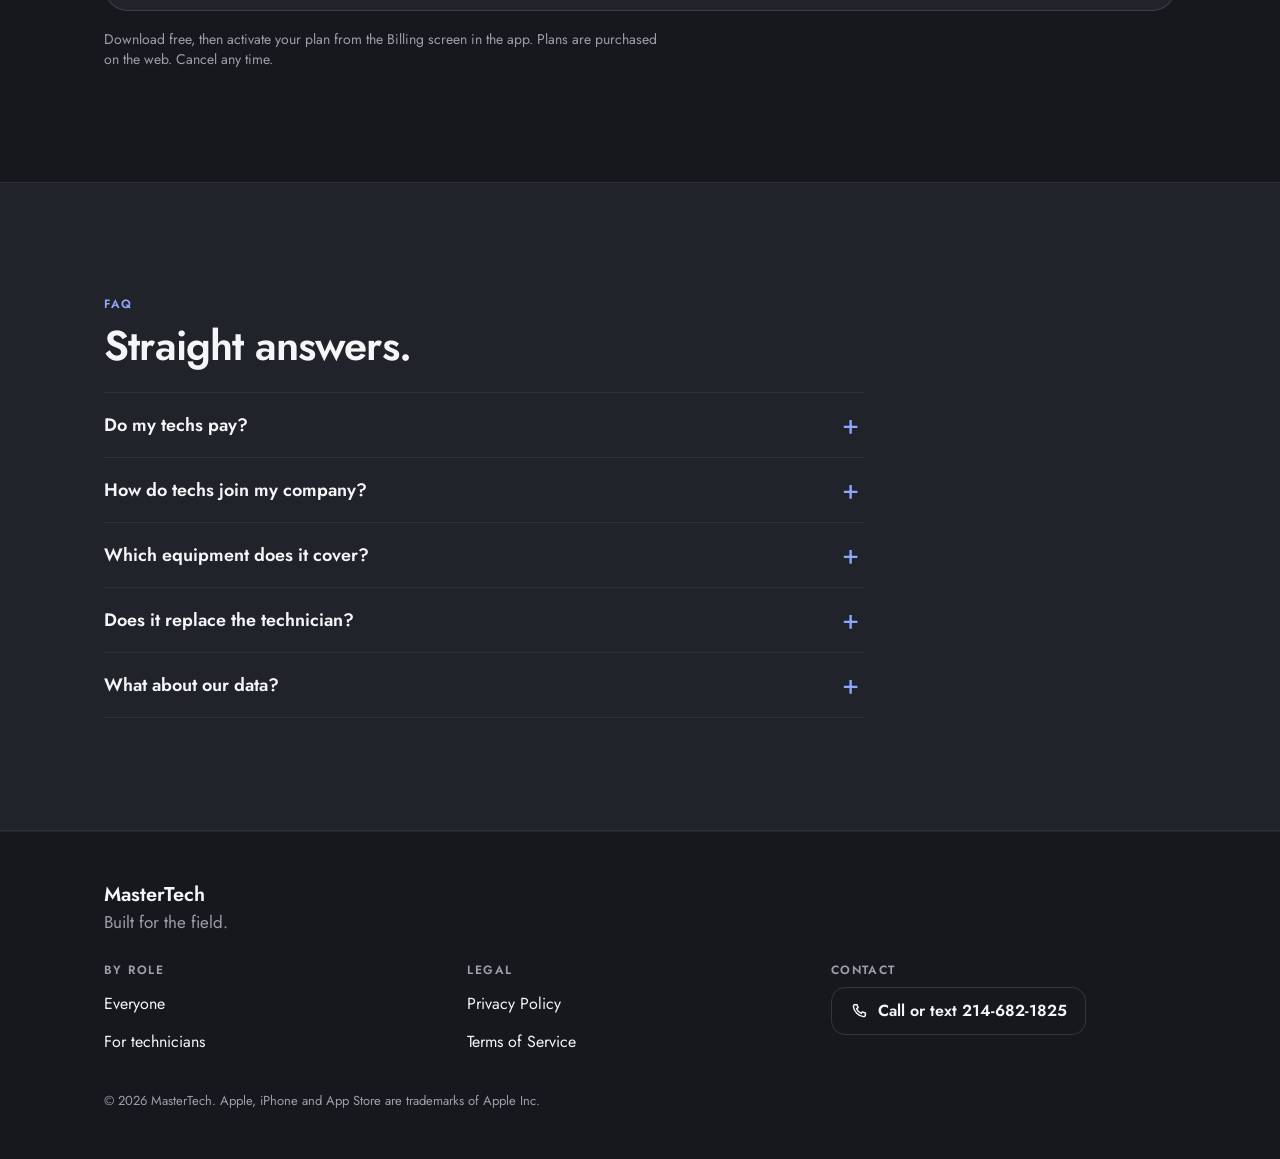
<file: contractors/index.html>
<!DOCTYPE html>
<html lang="en">
<head>
<meta charset="utf-8">
<meta name="viewport" content="width=device-width, initial-scale=1, viewport-fit=cover">
<title>MasterTech for contractors — See every call your crew is on</title>
<meta name="description" content="Free iPhone app for HVAC contractors. Live diagnostics as they happen, callbacks and monthly reports, one invite code to onboard your team, and open-to-work techs you can browse by certification.">
<link rel="canonical" href="https://joinmastertech.com/contractors/">
<meta name="theme-color" content="#16181D">
<meta name="color-scheme" content="dark">
<meta name="apple-itunes-app" content="app-id=6786938615">
<link rel="icon" type="image/png" sizes="32x32" href="../assets/favicon-32.png">
<link rel="apple-touch-icon" sizes="180x180" href="../assets/icon-180.png">
<meta property="og:type" content="website">
<meta property="og:site_name" content="MasterTech">
<meta property="og:url" content="https://joinmastertech.com/contractors/">
<meta property="og:title" content="MasterTech for contractors — See every call your crew is on">
<meta property="og:description" content="Live diagnostics as they happen, callbacks and monthly reports, one invite code to onboard your team. 5 free diagnostics a month, then $29 per technician per month, unlimited. Your techs never pay.">
<meta property="og:image" content="https://joinmastertech.com/assets/og.jpg">
<meta property="og:image:width" content="1200">
<meta property="og:image:height" content="630">
<meta property="og:image:alt" content="MasterTech: The app that helps HVAC techs figure out what's wrong. Two iPhone screens: an AI diagnosis and a contractor dashboard.">
<meta name="twitter:card" content="summary_large_image">
<meta name="twitter:title" content="MasterTech for contractors — See every call your crew is on">
<meta name="twitter:description" content="Live diagnostics as they happen, callbacks and monthly reports, one invite code to onboard your team. 5 free diagnostics a month, then $29 per technician per month, unlimited. Your techs never pay.">
<meta name="twitter:image" content="https://joinmastertech.com/assets/og.jpg">
<link rel="preconnect" href="https://fonts.googleapis.com">
<link rel="preconnect" href="https://fonts.gstatic.com" crossorigin>
<link rel="stylesheet" href="https://fonts.googleapis.com/css2?family=Jost:wght@400;500;600&display=swap">
<link rel="stylesheet" href="../assets/site.css?v=de02537">
</head>
<body>
<a class="skip" href="#main">Skip to content</a>

<svg class="sprite" aria-hidden="true" focusable="false" xmlns="http://www.w3.org/2000/svg">
  <symbol id="i-check" viewBox="0 0 24 24"><path d="M5 12.5l4.2 4.2L19 7" fill="none" stroke="currentColor" stroke-width="2.4" stroke-linecap="round" stroke-linejoin="round"/></symbol>
  <symbol id="i-arr" viewBox="0 0 24 24"><path d="M5 12h14M13 6l6 6-6 6" fill="none" stroke="currentColor" stroke-width="2.2" stroke-linecap="round" stroke-linejoin="round"/></symbol>
  <symbol id="i-phone" viewBox="0 0 24 24"><path d="M6.8 3.5h2.6l1.4 4.1-2 1.3a11.5 11.5 0 0 0 6.3 6.3l1.3-2 4.1 1.4v2.6a2.3 2.3 0 0 1-2.5 2.3A15.6 15.6 0 0 1 4.5 6a2.3 2.3 0 0 1 2.3-2.5z" fill="none" stroke="currentColor" stroke-width="2" stroke-linejoin="round"/></symbol>
</svg>

<header class="top">
  <div class="wrap">
    <a class="brand" href="../" aria-label="MasterTech home"><img class="mark" src="../assets/mark-64.png?v=c7eb0d1" width="17" height="17" alt="">MasterTech</a>
    <nav class="nav" aria-label="Sections">
      <a href="#inside">What's inside</a>
      <a href="#pricing">Pricing</a>
      <a href="#faq">FAQ</a>
    </nav>
    <nav class="roles" aria-label="By role">
      <a href="../techs/"><span class="l">For technicians</span><span class="s">Techs</span></a>
      <a href="./" aria-current="page"><span class="l">For contractors</span><span class="s">Contractors</span></a>
    </nav>
  </div>
</header>

<main id="main">

  <!-- HERO (contractors variant) -->
  <section class="hero" aria-labelledby="hero-h1">
    <div class="wrap hero-grid">
      <div class="hero-copy">
        <p class="eyebrow">For contractors and company owners</p>
        <h1 id="hero-h1" class="h1 long">See every call your crew is on. Hire the next tech from their record.</h1>
        <p class="lede">Live diagnostics as they happen, callbacks and monthly reports, one invite code to onboard your team. Browse open-to-work techs by certification and request an intro, all from your phone.</p>
        <div class="ctas" id="hero-ctas">
          <a class="badge" href="https://apps.apple.com/us/app/mastertech-ai/id6786938615"><img src="../assets/appstore-badge.svg" alt="Download on the App Store" width="168" height="56"></a>
          <span class="soon"><b>Android</b><small>Coming soon</small></span>
          <p class="micro">Try it free: 5 diagnostics a month. Then $29 per tech per month, unlimited. Your techs never pay.</p>
          <a class="arrow down" href="#pricing">See pricing<svg aria-hidden="true"><use href="#i-arr"/></svg></a>
        </div>
        <ul class="points">
          <li><svg aria-hidden="true"><use href="#i-check"/></svg><span>Happening now: every live diagnostic, with the tech, the unit and the symptom.</span></li>
          <li><svg aria-hidden="true"><use href="#i-check"/></svg><span>Create your company, share the invite code, techs join in a minute.</span></li>
          <li><svg aria-hidden="true"><use href="#i-check"/></svg><span>Find Techs: filter by EPA 608, NATE and open to work, then request an intro.</span></li>
        </ul>
      </div>
      <div class="hero-visual">
        <div class="phone hero-phone">
          <img class="shot" src="../assets/shots/dashboard.png" width="1206" height="2622" alt="Contractor dashboard: Good evening, with tiles for techs active, jobs closed today and open work orders, a Needs attention list with a callback and overdue PMs, and an On the clock roster.">
        </div>
      </div>
    </div>
  </section>

  <!-- DASHBOARD PILLAR -->
  <section class="sec band" id="inside" aria-labelledby="inside-h2">
    <div class="wrap">
      <div class="pillars">
        <article class="pillar" aria-labelledby="inside-h2">
          <div class="p-txt">
            <p class="eyebrow">Contractor dashboard</p>
            <h2 id="inside-h2" class="h2">See your whole crew from your phone.</h2>
            <p class="body">What's happening now: live diagnostics as they run. Callbacks and monthly reports. Invite techs with one code and manage the roster. Find open-to-work techs by certification and request an intro. Billing for the whole team in one place.</p>
            <ul class="bul">
              <li><svg aria-hidden="true"><use href="#i-check"/></svg><span>Dashboard · Talent · Team · Account</span></li>
              <li><svg aria-hidden="true"><use href="#i-check"/></svg><span>Techs join with your invite code at sign-up</span></li>
              <li><svg aria-hidden="true"><use href="#i-check"/></svg><span>Filter open techs by EPA 608, NATE, open to work</span></li>
            </ul>
          </div>
          <div class="p-vis">
            <div class="duo">
              <figure>
                <div class="peek main"><div class="phone"><img class="shot" src="../assets/shots/dashboard.png" width="1206" height="2622" loading="lazy" decoding="async" alt="Contractor dashboard: Good evening, with tiles for techs active, jobs closed today and open work orders, a Needs attention list with a callback and overdue PMs, and an On the clock roster."></div></div>
                <figcaption>Dashboard</figcaption>
              </figure>
              <div class="pair">
                <figure>
                  <div class="peek"><div class="phone sm"><img class="shot" src="../assets/shots/team.png" width="1206" height="2622" loading="lazy" decoding="async" alt="My Team screen: the technician roster with each tech's status, calls this month, callback rate and PM completion."></div></div>
                  <figcaption>Team</figcaption>
                </figure>
                <figure>
                  <div class="peek"><div class="phone sm"><img class="shot" src="../assets/shots/talent.png" width="1206" height="2622" loading="lazy" decoding="async" alt="Find Techs screen with a search field for skill, cert, brand or location, filter chips for EPA 608, Tier 3+, Open to work and NATE, and matches ranked by field record."></div></div>
                  <figcaption>Find Techs</figcaption>
                </figure>
              </div>
            </div>
          </div>
        </article>
      </div>

      <div class="minis">
        <div class="mini">
          <p class="eyebrow">Now</p>
          <h3>Live calls as they run</h3>
          <p>Every diagnostic in progress, with the tech, the unit and the symptom. Techs active, calls closed this month, open work orders.</p>
        </div>
        <div class="mini">
          <p class="eyebrow">Team</p>
          <h3>One invite code</h3>
          <p>Techs enter your code at sign-up and appear on the roster. Regenerate it any time; the old code stops working immediately.</p>
        </div>
        <div class="mini">
          <p class="eyebrow">Find Techs</p>
          <h3>Hire from the record</h3>
          <p>Search by skill, cert, brand or location. Filter by EPA 608, NATE and open to work. Request an intro from the profile.</p>
        </div>
        <div class="mini">
          <p class="eyebrow">Reports &amp; Billing</p>
          <h3>Callbacks and monthly reports</h3>
          <p>Callbacks that need attention, monthly reports for the company, and billing for the whole team in one place.</p>
        </div>
      </div>
    </div>
  </section>

  <!-- HOW THE CREW USES IT -->
  <section class="sec" id="how" aria-labelledby="how-h2">
    <div class="wrap">
      <div class="sec-head">
        <p class="eyebrow">How the crew uses it</p>
        <p class="kicker">It's 4pm. The unit is down. <em>The customer is watching.</em></p>
        <h2 id="how-h2" class="h2">What your techs see on the call.</h2>
      </div>
      <ol class="steps">
        <li class="step">
          <p class="num">Step 1</p>
          <h3 class="h3">They tell it what they're looking at.</h3>
          <p class="body">Residential or commercial. AC split, heat pump, furnace, boiler, mini split, rooftop unit, walk-in, rack system, ice machine. Pick the symptom. The app only shows the ones that fit that unit.</p>
          <div class="peek"><div class="phone md"><img class="shot" src="../assets/shots/intake-2.png" width="1206" height="2622" loading="lazy" decoding="async" alt="Unit type picker with tappable tiles: AC Split, Heat Pump, Package Unit, Mini Split, Furnace, Boiler, and a Continue button."></div></div>
        </li>
        <li class="step">
          <p class="num">Step 2</p>
          <h3 class="h3">They enter the readings, or take a photo.</h3>
          <p class="body">Suction, head, superheat, subcool, indoor and outdoor temps. Or a photo of the nameplate or the gauges, and MasterTech reads the numbers.</p>
          <div class="peek"><div class="phone md"><img class="shot" src="../assets/shots/intake-4.png" width="1206" height="2622" loading="lazy" decoding="async" alt="Readings screen grouped into Environment, Refrigerant circuit and Equipment & notes, with fields for indoor and outdoor temp, suction, head, superheat and subcool, and refrigerant chips."></div></div>
        </li>
        <li class="step">
          <p class="num">Step 3</p>
          <h3 class="h3">One question at a time until it's confirmed.</h3>
          <p class="body">Each step is one card: the single most useful test or question. Likely faults are ranked with a confidence score. Unsafe conditions stop the job. When it's confirmed, the customer summary and the work order land on your dashboard.</p>
          <div class="peek"><div class="phone md"><img class="shot" src="../assets/shots/diagnostic-pills.png" width="1206" height="2622" loading="lazy" decoding="async" alt="Live MasterTech diagnostic step: a question card asking what the outdoor condenser coil and fan look like, with four tappable answers."></div></div>
        </li>
      </ol>
    </div>
  </section>

  <!-- PROFILE PILLAR (what you see when you look at a tech) -->
  <section class="sec band" id="record" aria-labelledby="record-h2">
    <div class="wrap">
      <div class="pillars">
        <article class="pillar flip" aria-labelledby="record-h2">
          <div class="p-txt">
            <p class="eyebrow">The tech's record</p>
            <h2 id="record-h2" class="h2">What you see when you look at a tech.</h2>
            <p class="body">Calls resolved, years in the field, credentials like EPA 608 and NATE, notable work, and a trust tier that rises with resolved calls. Techs who mark themselves open to work show up in Find Techs; request an intro from their profile.</p>
            <ul class="bul">
              <li><svg aria-hidden="true"><use href="#i-check"/></svg><span>Trust Tier 1 · Getting Started → Tier 2 at 25 resolved calls</span></li>
              <li><svg aria-hidden="true"><use href="#i-check"/></svg><span>Credentials are self-reported today</span></li>
              <li><svg aria-hidden="true"><use href="#i-check"/></svg><span>Only techs who opt in to open-to-work appear in your search</span></li>
            </ul>
          </div>
          <div class="p-vis">
            <div class="peek"><div class="phone"><img class="shot" src="../assets/shots/profile.png" width="1206" height="2622" loading="lazy" decoding="async" alt="Technician profile: name with a seal icon, Calls resolved and Field experience counters, credential chips for EPA 608, NATE and R-410A, and a Trust Tier card."></div></div>
          </div>
        </article>
      </div>
    </div>
  </section>

  <!-- PRICING (per technician) -->
  <section class="sec" id="pricing" aria-labelledby="pricing-h2">
    <div class="wrap">
      <div class="sec-head">
        <p class="eyebrow">Pricing</p>
        <h2 id="pricing-h2" class="h2">$29 per tech. Unlimited. Your techs never pay.</h2>
        <p class="lede">Try it free: your whole company gets 5 diagnostics a month. When the crew is hooked, it's $29 per technician per month, or $290 per technician per year. Cancel any time.</p>
      </div>
      <div class="plans two">
        <div class="plan accent">
          <p class="name">Company</p>
          <p class="amount"><b>$29</b><span>per tech / month</span></p>
          <p class="alt">or $290 per tech a year (2 months free)</p>
          <p class="seats"><span><b>3 techs</b> $87/mo</span><span><b>6 techs</b> $174/mo</span><span><b>9 techs</b> $261/mo</span></p>
          <ul class="bul">
            <li><svg aria-hidden="true"><use href="#i-check"/></svg><span>Unlimited diagnostics for every tech</span></li>
            <li><svg aria-hidden="true"><use href="#i-check"/></svg><span>Team dashboard: live calls, callbacks, monthly reports</span></li>
            <li><svg aria-hidden="true"><use href="#i-check"/></svg><span>Find Techs: hire from real work records</span></li>
            <li><svg aria-hidden="true"><use href="#i-check"/></svg><span>Your techs never pay</span></li>
          </ul>
        </div>
        <div class="plan">
          <p class="name">Free</p>
          <p class="amount"><b>$0</b><span>forever</span></p>
          <ul class="bul">
            <li><svg aria-hidden="true"><use href="#i-check"/></svg><span>5 guided diagnostics every month, resets on the 1st</span></li>
            <li><svg aria-hidden="true"><use href="#i-check"/></svg><span>All calculators and field tools</span></li>
            <li><svg aria-hidden="true"><use href="#i-check"/></svg><span>Your tech profile and work record</span></li>
          </ul>
        </div>
      </div>
      <div class="talk">
        <p>Running 10+ techs?</p>
        <a class="arrow" href="tel:+12146821825">Talk to us: 214-682-1825<svg aria-hidden="true"><use href="#i-arr"/></svg></a>
      </div>
      <p class="micro plan-note">Download free, then activate your plan from the Billing screen in the app. Plans are purchased on the web. Cancel any time.</p>
    </div>
  </section>

  <!-- FAQ -->
  <section class="sec band" id="faq" aria-labelledby="faq-h2">
    <div class="wrap">
      <div class="sec-head">
        <p class="eyebrow">FAQ</p>
        <h2 id="faq-h2" class="h2">Straight answers.</h2>
      </div>
      <div class="faq">
        <details>
          <summary>Do my techs pay?</summary>
          <p class="a">No. Plans are billed to the company, per technician. Techs on your plan never pay. An independent tech without a company gets 5 free diagnostics a month, or 60 a month on the $9.99 Individual plan.</p>
        </details>
        <details>
          <summary>How do techs join my company?</summary>
          <p class="a">Your Account and Team screens show a company invite code. A tech enters it at sign-up and appears on your roster. Regenerate the code any time; the old one stops working immediately.</p>
        </details>
        <details>
          <summary>Which equipment does it cover?</summary>
          <p class="a">Residential: AC split, heat pump, package unit, mini split, furnace, boiler. Commercial: rooftop unit (RTU), walk-in, reach-in, rack system, ice machine, split system, VRF. Refrigerants from R-410A, R-32 and R-454B to R-448A, R-404A and R-290.</p>
        </details>
        <details>
          <summary>Does it replace the technician?</summary>
          <p class="a">No. It can't hold the gauges. It's a second set of eyes: it checks their numbers against the physics, tells them when a reading contradicts the theory, and flags unsafe conditions. The tech confirms the diagnosis and closes the call.</p>
        </details>
        <details>
          <summary>What about our data?</summary>
          <p class="a">Readings, photos and work orders are stored in your team's accounts. Contractors see their own team only. Only techs who mark themselves open to work appear in Find Techs. Delete your account from inside the app any time. Details in the <a href="https://joinmastertech.com/mastertech-legal/privacy.html">Privacy Policy</a>.</p>
        </details>
      </div>
    </div>
  </section>

</main>

<footer aria-label="Footer">
  <div class="wrap">
    <p class="fbrand">MasterTech</p>
    <p class="dim">Built for the field.</p>
    <div class="fgrid">
      <div class="fcol">
        <h4>By role</h4>
        <a href="../">Everyone</a>
        <a href="../techs/">For technicians</a>
      </div>
      <div class="fcol">
        <h4>Legal</h4>
        <a href="https://joinmastertech.com/mastertech-legal/privacy.html">Privacy Policy</a>
        <a href="https://joinmastertech.com/mastertech-legal/terms.html">Terms of Service</a>
      </div>
      <div class="fcol support">
        <h4>Contact</h4>
        <a class="btn ghost call" href="tel:+12146821825"><svg aria-hidden="true"><use href="#i-phone"/></svg>Call or text 214-682-1825</a>
      </div>
    </div>
    <p class="fmicro">© 2026 MasterTech. Apple, iPhone and App Store are trademarks of Apple Inc.</p>
  </div>
</footer>


</body>
</html>
</file>
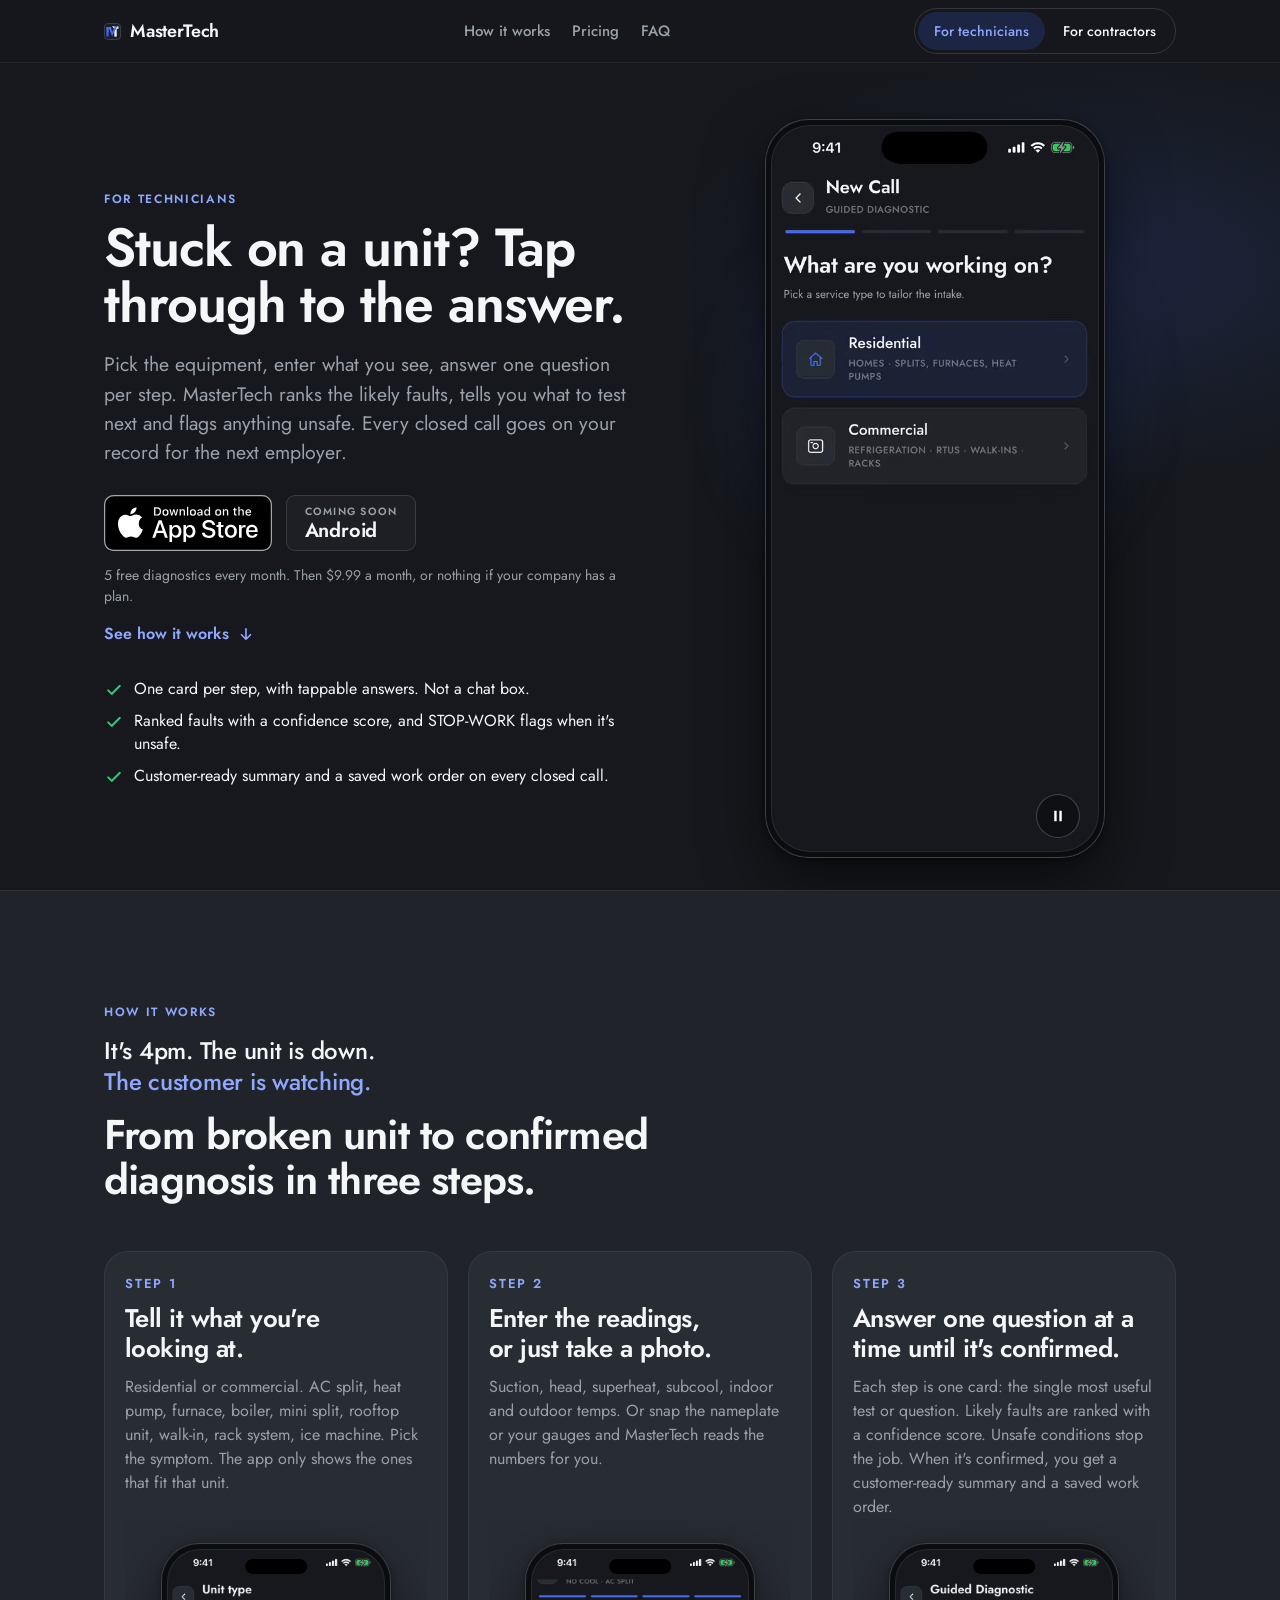
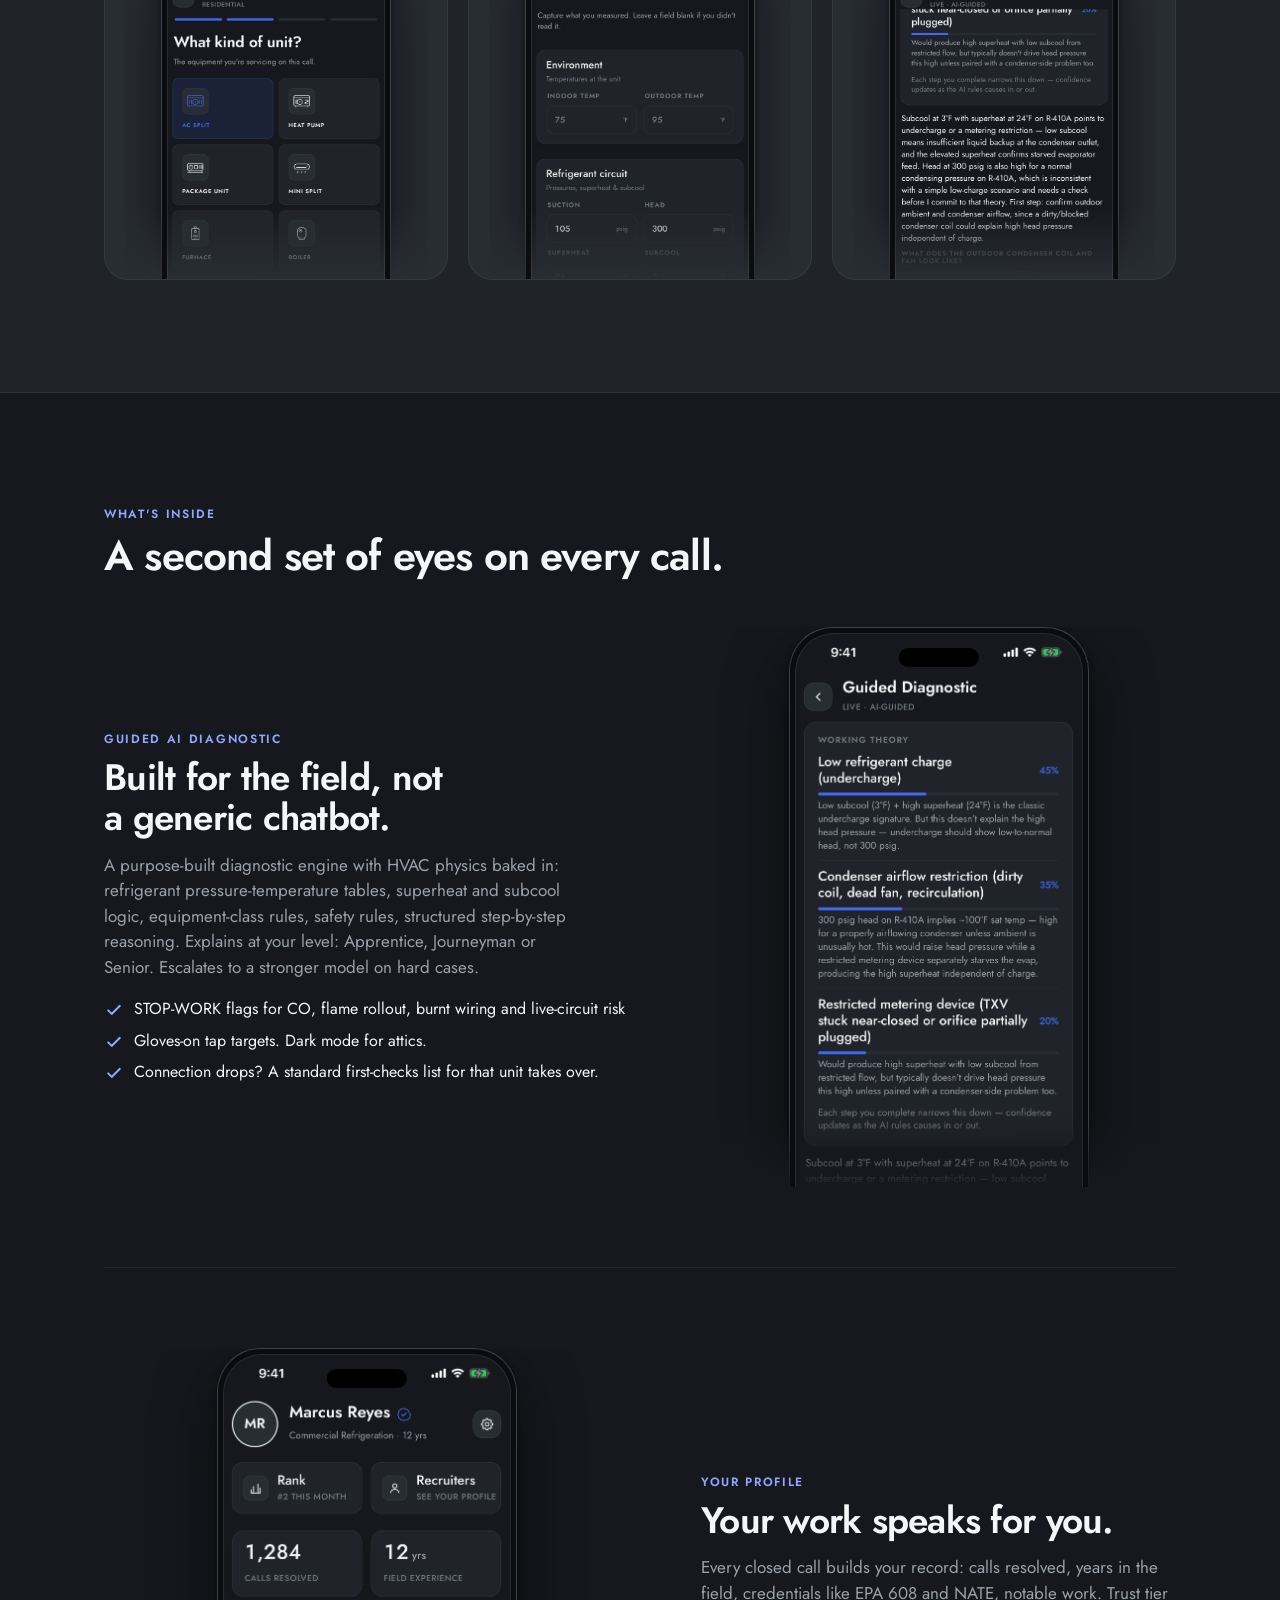
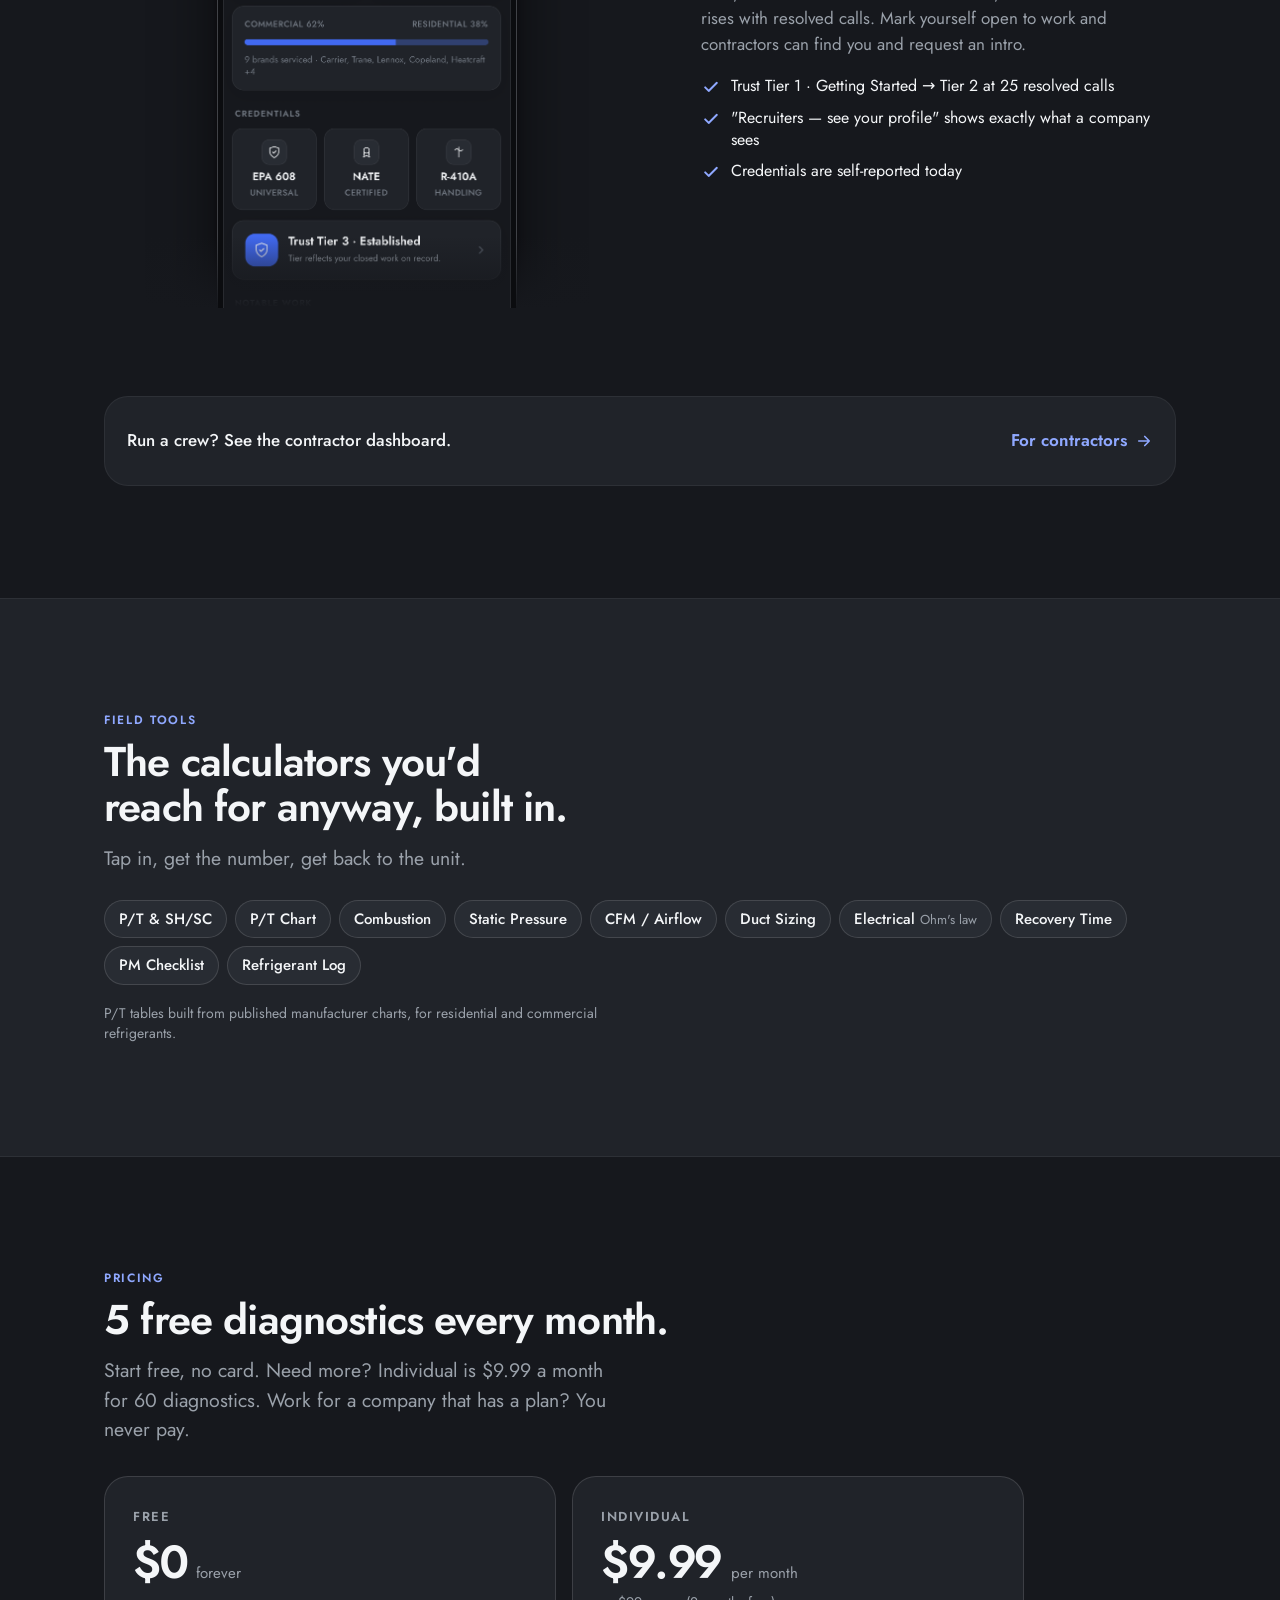
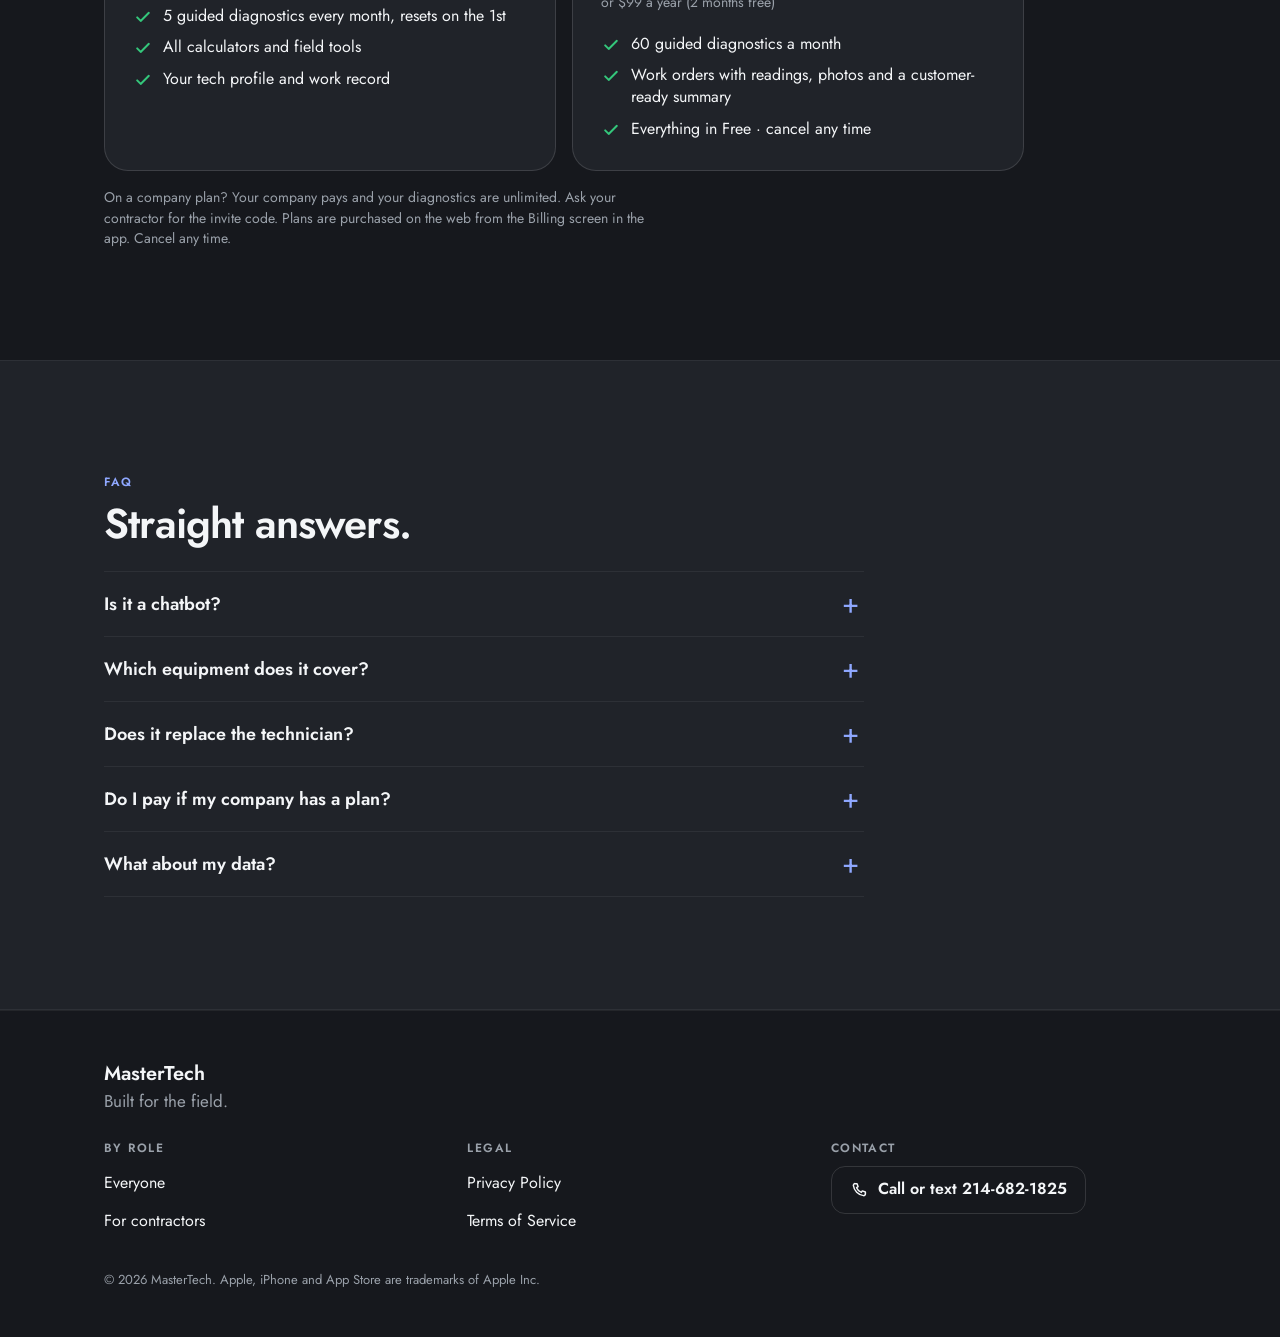
<file: techs/index.html>
<!DOCTYPE html>
<html lang="en">
<head>
<meta charset="utf-8">
<meta name="viewport" content="width=device-width, initial-scale=1, viewport-fit=cover">
<title>MasterTech for technicians — Stuck on a unit? Tap through to the answer</title>
<meta name="description" content="Free iPhone app for HVAC technicians. Pick the equipment, enter what you see, answer one question per step. MasterTech ranks the likely faults, tells you what to test next and flags anything unsafe.">
<link rel="canonical" href="https://joinmastertech.com/techs/">
<meta name="theme-color" content="#16181D">
<meta name="color-scheme" content="dark">
<meta name="apple-itunes-app" content="app-id=6786938615">
<link rel="icon" type="image/png" sizes="32x32" href="../assets/favicon-32.png">
<link rel="apple-touch-icon" sizes="180x180" href="../assets/icon-180.png">
<meta property="og:type" content="website">
<meta property="og:site_name" content="MasterTech">
<meta property="og:url" content="https://joinmastertech.com/techs/">
<meta property="og:title" content="MasterTech for technicians — Stuck on a unit? Tap through to the answer">
<meta property="og:description" content="Pick the equipment, enter what you see, answer one question per step. MasterTech ranks the likely faults and tells you what to test next. Free on the iPhone App Store.">
<meta property="og:image" content="https://joinmastertech.com/assets/og.jpg">
<meta property="og:image:width" content="1200">
<meta property="og:image:height" content="630">
<meta property="og:image:alt" content="MasterTech: The app that helps HVAC techs figure out what's wrong. Two iPhone screens: an AI diagnosis and a contractor dashboard.">
<meta name="twitter:card" content="summary_large_image">
<meta name="twitter:title" content="MasterTech for technicians — Stuck on a unit? Tap through to the answer">
<meta name="twitter:description" content="Pick the equipment, enter what you see, answer one question per step. MasterTech ranks the likely faults and tells you what to test next. Free on the iPhone App Store.">
<meta name="twitter:image" content="https://joinmastertech.com/assets/og.jpg">
<link rel="preconnect" href="https://fonts.googleapis.com">
<link rel="preconnect" href="https://fonts.gstatic.com" crossorigin>
<link rel="stylesheet" href="https://fonts.googleapis.com/css2?family=Jost:wght@400;500;600&display=swap">
<link rel="stylesheet" href="../assets/site.css?v=de02537">
</head>
<body>
<a class="skip" href="#main">Skip to content</a>

<svg class="sprite" aria-hidden="true" focusable="false" xmlns="http://www.w3.org/2000/svg">
  <symbol id="i-check" viewBox="0 0 24 24"><path d="M5 12.5l4.2 4.2L19 7" fill="none" stroke="currentColor" stroke-width="2.4" stroke-linecap="round" stroke-linejoin="round"/></symbol>
  <symbol id="i-arr" viewBox="0 0 24 24"><path d="M5 12h14M13 6l6 6-6 6" fill="none" stroke="currentColor" stroke-width="2.2" stroke-linecap="round" stroke-linejoin="round"/></symbol>
  <symbol id="i-phone" viewBox="0 0 24 24"><path d="M6.8 3.5h2.6l1.4 4.1-2 1.3a11.5 11.5 0 0 0 6.3 6.3l1.3-2 4.1 1.4v2.6a2.3 2.3 0 0 1-2.5 2.3A15.6 15.6 0 0 1 4.5 6a2.3 2.3 0 0 1 2.3-2.5z" fill="none" stroke="currentColor" stroke-width="2" stroke-linejoin="round"/></symbol>
</svg>

<header class="top">
  <div class="wrap">
    <a class="brand" href="../" aria-label="MasterTech home"><img class="mark" src="../assets/mark-64.png?v=c7eb0d1" width="17" height="17" alt="">MasterTech</a>
    <nav class="nav" aria-label="Sections">
      <a href="#how">How it works</a>
      <a href="#pricing">Pricing</a>
      <a href="#faq">FAQ</a>
    </nav>
    <nav class="roles" aria-label="By role">
      <a href="./" aria-current="page"><span class="l">For technicians</span><span class="s">Techs</span></a>
      <a href="../contractors/"><span class="l">For contractors</span><span class="s">Contractors</span></a>
    </nav>
  </div>
</header>

<main id="main">

  <!-- HERO (technicians variant) -->
  <section class="hero" aria-labelledby="hero-h1">
    <div class="wrap hero-grid">
      <div class="hero-copy">
        <p class="eyebrow">For technicians</p>
        <h1 id="hero-h1" class="h1 long">Stuck on a unit? Tap through to the answer.</h1>
        <p class="lede">Pick the equipment, enter what you see, answer one question per step. MasterTech ranks the likely faults, tells you what to test next and flags anything unsafe. Every closed call goes on your record for the next employer.</p>
        <div class="ctas" id="hero-ctas">
          <a class="badge" href="https://apps.apple.com/us/app/mastertech-ai/id6786938615"><img src="../assets/appstore-badge.svg" alt="Download on the App Store" width="168" height="56"></a>
          <span class="soon"><b>Android</b><small>Coming soon</small></span>
          <p class="micro">5 free diagnostics every month. Then $9.99 a month, or nothing if your company has a plan.</p>
          <a class="arrow down" href="#how">See how it works<svg aria-hidden="true"><use href="#i-arr"/></svg></a>
        </div>
        <ul class="points">
          <li><svg aria-hidden="true"><use href="#i-check"/></svg><span>One card per step, with tappable answers. Not a chat box.</span></li>
          <li><svg aria-hidden="true"><use href="#i-check"/></svg><span>Ranked faults with a confidence score, and STOP-WORK flags when it's unsafe.</span></li>
          <li><svg aria-hidden="true"><use href="#i-check"/></svg><span>Customer-ready summary and a saved work order on every closed call.</span></li>
        </ul>
      </div>
      <div class="hero-visual">
        <div class="phone hero-phone" data-anim="../assets/hero-anim.webp?v=f212e48">
          <video class="shot" poster="../assets/hero-poster.jpg?v=0955804" autoplay muted loop playsinline preload="auto" width="540" height="1174" aria-label="MasterTech on iPhone: choosing a role, the home screen, picking the unit type, entering readings, then the AI diagnosis: Low refrigerant charge at 86% confidence.">
            <source src="../assets/hero.mp4?v=defa6be" type="video/mp4">
            <source src="../assets/hero.webm?v=d51ec5b" type="video/webm">
          </video>
          <button class="clip-btn" type="button" aria-label="Pause video" hidden><svg class="i-pause" viewBox="0 0 24 24" aria-hidden="true"><path d="M7 5h3.2v14H7zM13.8 5H17v14h-3.2z" fill="currentColor"/></svg><svg class="i-play" viewBox="0 0 24 24" aria-hidden="true"><path d="M8 5.2v13.6L19 12z" fill="currentColor"/></svg></button>
        </div>
      </div>
    </div>
  </section>

  <!-- HOW IT WORKS -->
  <section class="sec band" id="how" aria-labelledby="how-h2">
    <div class="wrap">
      <div class="sec-head">
        <p class="eyebrow">How it works</p>
        <p class="kicker">It's 4pm. The unit is down. <em>The customer is watching.</em></p>
        <h2 id="how-h2" class="h2">From broken unit to confirmed diagnosis in three steps.</h2>
      </div>
      <ol class="steps">
        <li class="step">
          <p class="num">Step 1</p>
          <h3 class="h3">Tell it what you're looking at.</h3>
          <p class="body">Residential or commercial. AC split, heat pump, furnace, boiler, mini split, rooftop unit, walk-in, rack system, ice machine. Pick the symptom. The app only shows the ones that fit that unit.</p>
          <div class="peek"><div class="phone md"><img class="shot" src="../assets/shots/intake-2.png" width="1206" height="2622" loading="lazy" decoding="async" alt="Unit type picker with tappable tiles: AC Split, Heat Pump, Package Unit, Mini Split, Furnace, Boiler, and a Continue button."></div></div>
        </li>
        <li class="step">
          <p class="num">Step 2</p>
          <h3 class="h3">Enter the readings, or just take a photo.</h3>
          <p class="body">Suction, head, superheat, subcool, indoor and outdoor temps. Or snap the nameplate or your gauges and MasterTech reads the numbers for you.</p>
          <div class="peek"><div class="phone md"><img class="shot" src="../assets/shots/intake-4.png" width="1206" height="2622" loading="lazy" decoding="async" alt="Readings screen grouped into Environment, Refrigerant circuit and Equipment & notes, with fields for indoor and outdoor temp, suction, head, superheat and subcool, and refrigerant chips."></div></div>
        </li>
        <li class="step">
          <p class="num">Step 3</p>
          <h3 class="h3">Answer one question at a time until it's confirmed.</h3>
          <p class="body">Each step is one card: the single most useful test or question. Likely faults are ranked with a confidence score. Unsafe conditions stop the job. When it's confirmed, you get a customer-ready summary and a saved work order.</p>
          <div class="peek"><div class="phone md"><img class="shot" src="../assets/shots/diagnostic-pills.png" width="1206" height="2622" loading="lazy" decoding="async" alt="Live MasterTech diagnostic step: a question card asking what the outdoor condenser coil and fan look like, with four tappable answers."></div></div>
        </li>
      </ol>
    </div>
  </section>

  <!-- PILLARS: diagnostic + profile -->
  <section class="sec" id="inside" aria-labelledby="inside-h2">
    <div class="wrap">
      <div class="sec-head">
        <p class="eyebrow">What's inside</p>
        <h2 id="inside-h2" class="h2">A second set of eyes on every call.</h2>
      </div>

      <div class="pillars">

        <article class="pillar" aria-labelledby="p-a">
          <div class="p-txt">
            <p class="eyebrow">Guided AI diagnostic</p>
            <h3 id="p-a" class="h2">Built for the field, not a generic chatbot.</h3>
            <p class="body">A purpose-built diagnostic engine with HVAC physics baked in: refrigerant pressure-temperature tables, superheat and subcool logic, equipment-class rules, safety rules, structured step-by-step reasoning. Explains at your level: Apprentice, Journeyman or Senior. Escalates to a stronger model on hard cases.</p>
            <ul class="bul">
              <li><svg aria-hidden="true"><use href="#i-check"/></svg><span>STOP-WORK flags for CO, flame rollout, burnt wiring and live-circuit risk</span></li>
              <li><svg aria-hidden="true"><use href="#i-check"/></svg><span>Gloves-on tap targets. Dark mode for attics.</span></li>
              <li><svg aria-hidden="true"><use href="#i-check"/></svg><span>Connection drops? A standard first-checks list for that unit takes over.</span></li>
            </ul>
          </div>
          <div class="p-vis">
            <div class="peek"><div class="phone"><img class="shot" src="../assets/shots/diagnostic-top.png" width="1206" height="2622" loading="lazy" decoding="async" alt="Live MasterTech working theory: three likely faults ranked with confidence bars — low refrigerant charge 45%, condenser airflow restriction 35%, restricted metering device 20% — each with the reasoning over the entered readings."></div></div>
          </div>
        </article>

        <article class="pillar flip" aria-labelledby="p-b">
          <div class="p-txt">
            <p class="eyebrow">Your profile</p>
            <h3 id="p-b" class="h2">Your work speaks for you.</h3>
            <p class="body">Every closed call builds your record: calls resolved, years in the field, credentials like EPA 608 and NATE, notable work. Trust tier rises with resolved calls. Mark yourself open to work and contractors can find you and request an intro.</p>
            <ul class="bul">
              <li><svg aria-hidden="true"><use href="#i-check"/></svg><span>Trust Tier 1 · Getting Started → Tier 2 at 25 resolved calls</span></li>
              <li><svg aria-hidden="true"><use href="#i-check"/></svg><span>"Recruiters — see your profile" shows exactly what a company sees</span></li>
              <li><svg aria-hidden="true"><use href="#i-check"/></svg><span>Credentials are self-reported today</span></li>
            </ul>
          </div>
          <div class="p-vis">
            <div class="peek"><div class="phone"><img class="shot" src="../assets/shots/profile.png" width="1206" height="2622" loading="lazy" decoding="async" alt="Technician profile: name with a seal icon, Calls resolved and Field experience counters, credential chips for EPA 608, NATE and R-410A, and a Trust Tier card."></div></div>
          </div>
        </article>

      </div>

      <div class="banner">
        <p>Run a crew? See the contractor dashboard.</p>
        <a class="arrow" href="../contractors/">For contractors<svg aria-hidden="true"><use href="#i-arr"/></svg></a>
      </div>
    </div>
  </section>

  <!-- FIELD TOOLS -->
  <section class="sec band tools" id="tools" aria-labelledby="tools-h2">
    <div class="wrap">
      <div class="sec-head">
        <p class="eyebrow">Field tools</p>
        <h2 id="tools-h2" class="h2">The calculators you'd reach for anyway, built in.</h2>
        <p class="lede">Tap in, get the number, get back to the unit.</p>
      </div>
      <ul class="chips" aria-label="Built-in field tools">
        <li class="chip">P/T &amp; SH/SC</li>
        <li class="chip">P/T Chart</li>
        <li class="chip">Combustion</li>
        <li class="chip">Static Pressure</li>
        <li class="chip">CFM / Airflow</li>
        <li class="chip">Duct Sizing</li>
        <li class="chip">Electrical <small>Ohm's law</small></li>
        <li class="chip">Recovery Time</li>
        <li class="chip">PM Checklist</li>
        <li class="chip">Refrigerant Log</li>
      </ul>
      <p class="micro">P/T tables built from published manufacturer charts, for residential and commercial refrigerants.</p>
    </div>
  </section>

  <!-- PRICING (independent tech) -->
  <section class="sec" id="pricing" aria-labelledby="pricing-h2">
    <div class="wrap">
      <div class="sec-head">
        <p class="eyebrow">Pricing</p>
        <h2 id="pricing-h2" class="h2">5 free diagnostics every month.</h2>
        <p class="lede">Start free, no card. Need more? Individual is $9.99 a month for 60 diagnostics. Work for a company that has a plan? You never pay.</p>
      </div>
      <div class="plans two">
        <div class="plan">
          <p class="name">Free</p>
          <p class="amount"><b>$0</b><span>forever</span></p>
          <ul class="bul">
            <li><svg aria-hidden="true"><use href="#i-check"/></svg><span>5 guided diagnostics every month, resets on the 1st</span></li>
            <li><svg aria-hidden="true"><use href="#i-check"/></svg><span>All calculators and field tools</span></li>
            <li><svg aria-hidden="true"><use href="#i-check"/></svg><span>Your tech profile and work record</span></li>
          </ul>
        </div>
        <div class="plan">
          <p class="name">Individual</p>
          <p class="amount"><b>$9.99</b><span>per month</span></p>
          <p class="alt">or $99 a year (2 months free)</p>
          <ul class="bul">
            <li><svg aria-hidden="true"><use href="#i-check"/></svg><span>60 guided diagnostics a month</span></li>
            <li><svg aria-hidden="true"><use href="#i-check"/></svg><span>Work orders with readings, photos and a customer-ready summary</span></li>
            <li><svg aria-hidden="true"><use href="#i-check"/></svg><span>Everything in Free · cancel any time</span></li>
          </ul>
        </div>
      </div>
      <p class="micro plan-note">On a company plan? Your company pays and your diagnostics are unlimited. Ask your contractor for the invite code. Plans are purchased on the web from the Billing screen in the app. Cancel any time.</p>
    </div>
  </section>

  <!-- FAQ -->
  <section class="sec band" id="faq" aria-labelledby="faq-h2">
    <div class="wrap">
      <div class="sec-head">
        <p class="eyebrow">FAQ</p>
        <h2 id="faq-h2" class="h2">Straight answers.</h2>
      </div>
      <div class="faq">
        <details>
          <summary>Is it a chatbot?</summary>
          <p class="a">Not a chat box. Each step is one card: a question with tappable answers, a reading to enter, a test to run, or a photo to take. The engine ranks the faults and picks the next most useful step. Free text is the last resort.</p>
        </details>
        <details>
          <summary>Which equipment does it cover?</summary>
          <p class="a">Residential: AC split, heat pump, package unit, mini split, furnace, boiler. Commercial: rooftop unit (RTU), walk-in, reach-in, rack system, ice machine, split system, VRF. Refrigerants from R-410A, R-32 and R-454B to R-448A, R-404A and R-290.</p>
        </details>
        <details>
          <summary>Does it replace the technician?</summary>
          <p class="a">No. It can't hold the gauges. It's a second set of eyes: it checks your numbers against the physics, tells you when a reading contradicts your theory, and flags unsafe conditions. The tech confirms the diagnosis and closes the call.</p>
        </details>
        <details>
          <summary>Do I pay if my company has a plan?</summary>
          <p class="a">No. Plans are billed to the company, per technician. Join with your company's invite code at sign-up and your diagnostics are covered by its plan.</p>
        </details>
        <details>
          <summary>What about my data?</summary>
          <p class="a">Your readings, photos and work orders are stored in your account. Contractors see their own team only. Only techs who mark themselves open to work appear in recruiter search. Delete your account from inside the app any time. Details in the <a href="https://joinmastertech.com/mastertech-legal/privacy.html">Privacy Policy</a>.</p>
        </details>
      </div>
    </div>
  </section>

</main>

<footer aria-label="Footer">
  <div class="wrap">
    <p class="fbrand">MasterTech</p>
    <p class="dim">Built for the field.</p>
    <div class="fgrid">
      <div class="fcol">
        <h4>By role</h4>
        <a href="../">Everyone</a>
        <a href="../contractors/">For contractors</a>
      </div>
      <div class="fcol">
        <h4>Legal</h4>
        <a href="https://joinmastertech.com/mastertech-legal/privacy.html">Privacy Policy</a>
        <a href="https://joinmastertech.com/mastertech-legal/terms.html">Terms of Service</a>
      </div>
      <div class="fcol support">
        <h4>Contact</h4>
        <a class="btn ghost call" href="tel:+12146821825"><svg aria-hidden="true"><use href="#i-phone"/></svg>Call or text 214-682-1825</a>
      </div>
    </div>
    <p class="fmicro">© 2026 MasterTech. Apple, iPhone and App Store are trademarks of Apple Inc.</p>
  </div>
</footer>


<script src="../assets/clip.js?v=8eed32c"></script>
</body>
</html>
</file>
<file: assets/site.css>
/* MasterTech marketing site — shared stylesheet. Static, no build step. */
:root{
  --bg:#16181D;--panel:#202329;--panel2:#282C33;
  --line:rgba(255,255,255,.06);--line2:rgba(255,255,255,.13);
  --text:#F4F6F8;--dim:#9AA1AA;
  --accent:#4169F0;--accent-press:#3557C9;--ink:#8FA8FF;
  --ok:#34C77B;--warn:#FFB020;--bad:#FF5A52;
  --gutter:16px;--max:1120px;--r:24px;
  --font:"Jost",system-ui,-apple-system,"Segoe UI",Roboto,Helvetica,Arial,sans-serif;
}
*,*::before,*::after{box-sizing:border-box}
html{color-scheme:dark;background:var(--bg);-webkit-text-size-adjust:100%;scroll-behavior:smooth;overflow-x:hidden}
body{margin:0;background:var(--bg);color:var(--text);font-family:var(--font);font-size:17px;line-height:1.5;font-weight:400;-webkit-font-smoothing:antialiased;overflow-x:clip}
img,video,svg{max-width:100%;display:block}
img{height:auto}
a{color:inherit}
p,h1,h2,h3,h4,ul,ol,figure{margin:0}
ul,ol{padding:0;list-style:none}
h1,h2,h3,h4{font-weight:600;letter-spacing:-.02em;line-height:1.1;text-wrap:balance}
:focus-visible{outline:2px solid var(--ink);outline-offset:3px;border-radius:6px}
.wrap{width:100%;max-width:var(--max);margin-inline:auto;padding-inline:var(--gutter)}
.wrap>*,.hero-grid>*,.doors>*,.steps>*,.pillar>*,.duo>*,.pair>*,.plans>*,.fgrid>*,.engine-grid>*,.minis>*,.ctas>*{min-width:0}
.skip{position:absolute;left:-999px;top:10px;z-index:100;background:var(--accent);color:#fff;padding:10px 14px;border-radius:10px;font-weight:600;text-decoration:none}
.skip:focus{left:12px}
.sprite{position:absolute;width:0;height:0;overflow:hidden}
@media(min-width:720px){:root{--gutter:24px}}

/* ---------- type ---------- */
.eyebrow{font-size:12px;font-weight:600;letter-spacing:.14em;text-transform:uppercase;color:var(--ink)}
.eyebrow.dim{color:var(--dim)}
.h1{font-size:clamp(2.1rem,7.2vw,3.9rem);line-height:1.05}
.h2{font-size:clamp(1.65rem,4.8vw,2.6rem)}
.h3{font-size:clamp(1.3rem,3.6vw,1.6rem);line-height:1.2}
.lede{font-size:clamp(1.05rem,2.6vw,1.22rem);color:var(--dim);max-width:46ch;text-wrap:pretty}
.micro{font-size:14px;color:var(--dim);line-height:1.45}
.dim{color:var(--dim)}
.kicker{font-size:clamp(1.15rem,3.4vw,1.5rem);font-weight:500;line-height:1.3;letter-spacing:-.01em;max-width:30ch;text-wrap:balance}
.kicker em{font-style:normal;color:var(--ink)}

/* ---------- buttons ---------- */
.btn{display:inline-flex;align-items:center;justify-content:center;gap:10px;min-height:52px;padding:0 20px;border-radius:14px;font-weight:600;font-size:16px;line-height:1.15;text-decoration:none;border:1px solid transparent;color:var(--text);transition:background .15s,border-color .15s,transform .05s;text-align:center}
.btn.primary{background:var(--accent);color:#fff}
@media(hover:hover){.btn.primary:hover{background:var(--accent-press)}}
.btn.ghost{background:transparent;border-color:var(--line2)}
@media(hover:hover){.btn.ghost:hover{background:var(--panel2);border-color:rgba(255,255,255,.28)}}
.btn:active{transform:translateY(1px)}
.badge{display:inline-block;line-height:0;border-radius:9px;flex:none}
.badge img{height:56px;width:auto;max-width:none}
.badge.md img{height:52px}
.badge.sm img{height:48px}
@media(hover:hover){.badge:hover{opacity:.92}}
.soon{display:inline-flex;flex-direction:column-reverse;justify-content:center;height:56px;padding:0 18px;border:1px solid var(--line2);border-radius:9px;background:rgba(255,255,255,.03);line-height:1.05;white-space:nowrap;cursor:default;flex:none}
.soon small{font-size:10.5px;font-weight:600;letter-spacing:.12em;text-transform:uppercase;color:var(--dim)}
.soon b{font-size:20px;font-weight:600;letter-spacing:-.01em;color:var(--text);margin-top:3px}
.ctas{display:flex;flex-wrap:wrap;align-items:center;gap:12px 14px;margin-top:28px}
.ctas .micro{flex-basis:100%;margin-top:2px}
.arrow{display:inline-flex;align-items:center;gap:8px;font-weight:600;text-decoration:none;color:var(--ink);min-height:44px}
@media(hover:hover){.arrow:hover{text-decoration:underline;text-underline-offset:3px}}
.arrow svg{width:18px;height:18px;flex:none}
.arrow.down svg{transform:rotate(90deg)}
.hero .ctas .arrow{margin-top:-6px;font-size:16px}

/* ---------- header ---------- */
.top{position:sticky;top:0;z-index:50;background:rgba(22,24,29,.84);-webkit-backdrop-filter:saturate(140%) blur(12px);backdrop-filter:saturate(140%) blur(12px);border-bottom:1px solid var(--line)}
.top .wrap{display:flex;align-items:center;justify-content:space-between;min-height:62px;gap:12px}
.brand{display:inline-flex;align-items:center;gap:9px;font-weight:600;font-size:18px;letter-spacing:-.01em;color:var(--text);text-decoration:none;white-space:nowrap;min-height:44px}
.brand .mark{width:17px;height:17px;border-radius:22.37%;outline:1px solid rgba(255,255,255,.14);outline-offset:-1px;flex:none}
.brand b{font-weight:600;color:var(--ink)}
.nav{display:none;gap:22px}
.nav a{color:var(--dim);text-decoration:none;font-weight:500;font-size:15px;padding:10px 0}
.nav a[aria-current]{color:var(--text)}
@media(hover:hover){.nav a:hover{color:var(--text)}}
.roles{display:flex;align-items:center;gap:2px;padding:3px;border:1px solid var(--line2);border-radius:999px;flex:none}
.roles a{display:inline-flex;align-items:center;min-height:38px;padding:0 13px;border-radius:999px;font-size:14px;font-weight:500;line-height:1;color:var(--text);text-decoration:none;white-space:nowrap;transition:background .15s,color .15s}
@media(hover:hover){.roles a:hover{background:var(--panel2)}}
.roles a[aria-current]{background:rgba(65,105,240,.18);color:var(--ink)}
.roles .l{display:none}
@media(min-width:720px){.roles .s{display:none}.roles .l{display:inline}.roles a{padding:0 16px}}
@media(min-width:900px){.nav{display:flex}}

/* ---------- phone frame (grafted from draft A) ---------- */
.phone{--pr:44px;position:relative;width:min(100%,300px);aspect-ratio:1206/2622;margin-inline:auto;border-radius:var(--pr);background:var(--panel);border:1px solid rgba(255,255,255,.14);overflow:hidden;box-shadow:0 24px 60px rgba(0,0,0,.55),0 2px 6px rgba(0,0,0,.4)}
.phone::before{content:"";position:absolute;top:3.1%;left:50%;width:27%;height:2.9%;transform:translateX(-50%);background:#000;border-radius:999px;z-index:2}
.phone::after{content:"";position:absolute;inset:0;border-radius:inherit;box-shadow:inset 0 0 0 5px #0B0C0F,inset 0 0 0 6px rgba(255,255,255,.08);pointer-events:none;z-index:2}
.phone>.shot{width:100%;height:100%;object-fit:cover;object-position:top center;background:var(--panel)}
.hero-phone[data-anim]{cursor:pointer;-webkit-tap-highlight-color:transparent;-webkit-touch-callout:none;-webkit-user-select:none;user-select:none}
.hero-phone video::-webkit-media-controls-start-playback-button{display:none!important;-webkit-appearance:none}
.hero-phone video::-webkit-media-controls{display:none!important}
.hero-phone>.anim{position:absolute;inset:0;z-index:1;opacity:0;transition:opacity .25s;-webkit-user-drag:none}
.hero-phone>.anim.on{opacity:1}
.clip-btn{position:absolute;right:7%;bottom:2.6%;z-index:3;width:44px;height:44px;display:grid;place-items:center;padding:0;border:1px solid rgba(255,255,255,.22);border-radius:999px;background:rgba(11,12,15,.62);color:#fff;cursor:pointer;-webkit-backdrop-filter:blur(8px);backdrop-filter:blur(8px);-webkit-tap-highlight-color:transparent}
.clip-btn[hidden]{display:none}
@media(hover:hover){.clip-btn:hover{background:rgba(11,12,15,.8)}}
.clip-btn:focus-visible{outline:2px solid var(--ink);outline-offset:2px;border-radius:999px}
.clip-btn svg{width:18px;height:18px}
.clip-btn .i-play,.clip-btn.is-paused .i-pause{display:none}
.clip-btn.is-paused .i-play{display:block}
.phone.md{width:min(100%,250px);--pr:38px}
.phone.sm{width:min(100%,200px);--pr:32px}
.peek{position:relative;overflow:hidden}
.peek::after{content:"";position:absolute;left:0;right:0;bottom:0;height:72px;background:linear-gradient(180deg,rgba(22,24,29,0),var(--bg));pointer-events:none}
.band .peek::after,.door .peek::after,.step .peek::after{background:linear-gradient(180deg,rgba(32,35,41,0),var(--panel))}
.band .step .peek::after{background:linear-gradient(180deg,rgba(40,44,51,0),var(--panel2))}

/* ---------- hero ---------- */
.hero{position:relative;padding:40px 0 8px;overflow:hidden}
.hero::before{content:"";position:absolute;right:-30%;top:-10%;width:90%;height:70%;background:radial-gradient(closest-side,rgba(65,105,240,.16),transparent 75%);pointer-events:none}
.hero-grid{position:relative;display:grid;gap:40px}
.hero .h1{margin-top:12px;max-width:16ch}
.hero .lede{margin-top:18px}
.hero-copy{display:flex;flex-direction:column}
.hero .points{margin-top:22px}
.hero-visual{position:relative}
.hero-visual::before{content:"";position:absolute;inset:6% -10% 0;background:radial-gradient(55% 45% at 50% 34%,rgba(65,105,240,.32),transparent 70%);filter:blur(26px);pointer-events:none}
.hero-phone{width:min(100%,320px);position:relative}
@media(min-width:900px){
  .hero{padding:56px 0 32px}
  .hero-grid{grid-template-columns:minmax(0,1.05fr) minmax(0,.95fr);align-items:center;gap:56px}
  /* phone never taller than the first screen, so the App Store button stays above the fold */
  .hero-phone{width:min(100%,clamp(240px,calc((100vh - 150px) * .46),340px))}
  .hero .h1.long{font-size:clamp(2.2rem,4.4vw,3.35rem);max-width:19ch}
}

/* ---------- doors (kept from draft C) ---------- */
.doors-sec{padding:40px 0 64px}
.doors{display:grid;gap:16px}
.door{position:relative;display:flex;flex-direction:column;background:var(--panel);border:1px solid var(--line);border-radius:26px;padding:24px 22px 0;overflow:hidden}
.door::before{content:"";position:absolute;left:0;right:0;top:0;height:3px;background:var(--accent)}
.door.crew::before{background:var(--ok)}
.door-label{display:inline-flex;align-self:flex-start;align-items:center;gap:8px;font-weight:600;font-size:15px;color:var(--text);background:var(--panel2);border:1px solid var(--line2);border-radius:999px;padding:8px 14px 8px 10px}
.door-label svg{width:18px;height:18px;color:var(--ink)}
.door.crew .door-label svg{color:var(--ok)}
.door .eyebrow{margin-top:18px}
.door .h2{margin-top:8px;font-size:clamp(1.5rem,5.2vw,2.05rem)}
.points{margin-top:16px;display:grid;gap:10px}
.points li{display:flex;gap:10px;align-items:flex-start;font-size:16px;line-height:1.4}
.points svg{flex:none;width:20px;height:20px;margin-top:2px;color:var(--ok)}
.door .ctas{margin-top:22px}
.door .ctas .micro{margin-top:0}
.door .ctas .arrow{margin-top:-4px}
.door .peek{margin-top:24px;height:250px}
.door .peek .phone{width:min(100%,220px)}
@media(min-width:900px){
  .doors-sec{padding:56px 0 112px}
  .doors{grid-template-columns:1fr 1fr;gap:22px}
  .door{padding:28px 28px 0}
  .door .ctas{margin-top:auto;padding-top:24px}
  .door .peek{height:290px;margin-top:28px}
  .door .peek .phone{width:min(100%,250px)}
}

/* ---------- sections ---------- */
.sec{padding:64px 0}
.sec-head{max-width:64ch}
.sec-head .h2{margin-top:10px}
.sec-head .lede{margin-top:14px}
.sec-head .kicker{margin-top:14px}
.sec-head .kicker+.h2{margin-top:14px}
.band{background:var(--panel);border-top:1px solid var(--line);border-bottom:1px solid var(--line)}
.band .step,.band .plan,.band .engine,.band .chip{background:var(--panel2)}
@media(min-width:900px){.sec{padding:112px 0}}

/* how it works */
.steps{display:grid;gap:18px;margin-top:36px;counter-reset:step}
.step{display:flex;flex-direction:column;background:var(--panel);border:1px solid var(--line);border-radius:var(--r);padding:22px 20px 0;overflow:hidden}
.step .num{font-weight:600;font-size:13px;letter-spacing:.14em;color:var(--ink);text-transform:uppercase}
.step .h3{margin-top:10px}
.step .body{margin-top:10px;color:var(--dim);font-size:16px}
.step .peek{margin-top:22px;height:330px}
.step .peek .phone{width:min(100%,236px)}
@media(min-width:800px){
  .steps{grid-template-columns:repeat(3,1fr);gap:20px;margin-top:48px}
  .step .peek{margin-top:auto;padding-top:24px;height:360px}
  .step .peek .phone{width:min(100%,230px)}
}

/* pillars */
.pillars{margin-top:8px}
.pillar{display:grid;gap:26px;padding:44px 0;border-top:1px solid var(--line)}
.pillar:first-child{border-top:0;padding-top:28px}
.p-txt .h2{margin-top:10px;font-size:clamp(1.55rem,4.6vw,2.3rem)}
.p-txt .body{margin-top:14px;color:var(--dim);max-width:48ch}
.bul{margin-top:18px;display:grid;gap:9px}
.bul li{display:flex;gap:10px;align-items:flex-start;font-size:16px;line-height:1.4}
.bul svg{flex:none;width:20px;height:20px;margin-top:2px;color:var(--ink)}
.p-vis .phone{width:min(100%,270px)}
.p-vis .peek{height:480px}
.duo{display:grid;gap:16px;align-items:start}
.duo .peek.main{height:420px}
.pair{display:grid;grid-template-columns:1fr 1fr;gap:16px}
.pair .peek{height:230px}
.pair .phone{width:100%;--pr:30px}
.pair figcaption,.duo figcaption{margin-top:10px;font-size:13px;color:var(--dim);text-align:center;font-weight:500}
@media(min-width:900px){
  .pillar{grid-template-columns:1.05fr .95fr;align-items:center;gap:72px;padding:80px 0}
  .pillar:first-child{padding-top:40px}
  .pillar.flip .p-vis{order:-1}
  .p-vis .peek{height:560px}
  .p-vis .phone{width:min(100%,300px)}
  .duo{grid-template-columns:minmax(0,1.35fr) minmax(0,1fr);gap:22px}
  .duo .peek.main{height:520px}
  .pair{grid-template-columns:1fr}
  .pair .peek{height:236px}
  .pair .phone{width:min(100%,200px)}
}

/* engine (moat) */
.engine-grid{display:grid;gap:28px;margin-top:8px}
.engine{background:var(--panel);border:1px solid var(--line);border-radius:var(--r);padding:22px 20px;box-shadow:0 20px 60px rgba(0,0,0,.35)}
.engine .eyebrow{color:var(--dim)}
.engine-list{margin-top:12px}
.engine-list li{display:flex;align-items:flex-start;gap:14px;padding:13px 0;border-top:1px solid var(--line);font-weight:500;font-size:16px;line-height:1.3}
.engine-list li:first-child{border-top:0;padding-top:4px}
.engine-list svg{flex:none;width:22px;height:22px;color:var(--ink);margin-top:1px}
.engine-list small{display:block;font-weight:400;color:var(--dim);font-size:13.5px;margin-top:3px;line-height:1.4}
.levels-label{margin-top:18px}
.levels{margin-top:10px;display:grid;grid-template-columns:repeat(3,1fr);background:var(--panel2);border:1px solid var(--line);border-radius:12px;padding:4px;font-size:13.5px;text-align:center;font-weight:500}
.levels span{padding:9px 6px;border-radius:9px;color:var(--dim)}
.levels span[aria-current]{background:var(--accent);color:#fff}
.stopflag{margin-top:14px;display:flex;align-items:center;gap:10px;background:rgba(255,90,82,.12);border:1px solid rgba(255,90,82,.4);color:#FFB8B3;border-radius:12px;padding:12px 14px;font-size:12.5px;letter-spacing:.14em;text-transform:uppercase;font-weight:600}
.stopflag svg{width:20px;height:20px;flex:none}
.stopflag small{margin-left:auto;font-weight:400;letter-spacing:0;text-transform:none;font-size:13px;color:var(--dim);text-align:right}
@media(min-width:900px){.engine-grid{grid-template-columns:1.05fr .95fr;gap:72px;align-items:center}}

/* tools */
.chips{display:flex;flex-wrap:wrap;gap:8px;margin-top:26px}
.chip{background:var(--panel2);border:1px solid var(--line2);border-radius:999px;padding:9px 14px;font-size:15px;font-weight:500;line-height:1.25}
.chip small{font-size:13px;color:var(--dim);font-weight:400}
.tools .micro{margin-top:18px;max-width:64ch}

/* pricing: Free / Individual / Company cards + "talk to us" strip */
.plans{display:grid;gap:16px;margin-top:32px}
@media(min-width:720px){.plans.two{grid-template-columns:repeat(2,minmax(0,1fr));max-width:920px}}
@media(min-width:960px){.plans.three{grid-template-columns:repeat(3,minmax(0,1fr))}}
.plan{display:flex;flex-direction:column;background:var(--panel);border:1px solid var(--line2);border-radius:var(--r);padding:26px 22px}
.plan.accent{border-color:rgba(65,105,240,.55);box-shadow:0 0 0 4px rgba(65,105,240,.1)}
.plan .name{font-weight:600;font-size:13px;color:var(--dim);letter-spacing:.12em;text-transform:uppercase}
.plan.accent .name{color:var(--ink)}
.plan .amount{display:flex;align-items:baseline;flex-wrap:wrap;gap:4px 10px;margin-top:12px}
.plan .amount b{font-size:clamp(2.3rem,7vw,2.9rem);font-weight:600;letter-spacing:-.03em;line-height:1;font-variant-numeric:tabular-nums}
.plan .amount span{color:var(--dim);font-size:15px}
.plan .alt{margin-top:8px;color:var(--dim);font-size:14px;line-height:1.4}
.plan .bul{margin-top:20px}
.plan .bul svg{color:var(--ok)}
.seats{margin-top:14px;font-size:15px;color:var(--dim);line-height:1.5;display:flex;flex-wrap:wrap;gap:4px 16px}
.seats span{white-space:nowrap}
.seats b{margin-right:6px}
.seats b{color:var(--text);font-weight:600}
.talk{margin-top:16px;display:flex;flex-wrap:wrap;align-items:center;justify-content:space-between;gap:6px 18px;background:var(--panel);border:1px solid var(--line2);border-radius:var(--r);padding:16px 22px}
.band .talk{background:var(--panel2)}
.talk p{font-weight:500;font-size:17px}
.plans+.talk,.plans+.plan-note{margin-top:16px}
.plan-note{margin-top:18px;max-width:70ch}
@media(min-width:800px){.plan{padding:30px 28px}}

/* faq */
.faq{margin-top:24px;border-top:1px solid var(--line);max-width:760px}
.faq details{border-bottom:1px solid var(--line)}
.faq summary{list-style:none;cursor:pointer;display:flex;justify-content:space-between;align-items:center;gap:16px;padding:18px 0;font-weight:600;font-size:18px;min-height:56px;line-height:1.25}
.faq summary::-webkit-details-marker{display:none}
.faq summary::after{content:"+";font-size:28px;font-weight:400;color:var(--ink);flex:none;width:28px;text-align:center;transition:transform .2s;line-height:1}
.faq details[open] summary::after{transform:rotate(45deg)}
.faq .a{color:var(--dim);padding:0 44px 20px 0;font-size:16px;margin-top:-4px;max-width:62ch}
.faq .a a{color:var(--ink)}

/* role banner + mini blocks */
.banner{margin-top:8px;display:flex;flex-wrap:wrap;align-items:center;justify-content:space-between;gap:14px;background:var(--panel);border:1px solid var(--line);border-radius:var(--r);padding:22px 22px}
.banner p{font-weight:500;font-size:17px}
.banner .arrow{color:var(--ink)}
.minis{display:grid;gap:12px;margin-top:28px}
.mini{background:var(--panel);border:1px solid var(--line);border-radius:18px;padding:18px 18px}
.mini .eyebrow{color:var(--dim)}
.mini h3{font-size:1.15rem;margin-top:8px;line-height:1.25}
.mini p{margin-top:8px;color:var(--dim);font-size:15px}
@media(min-width:720px){.minis{grid-template-columns:1fr 1fr}}
@media(min-width:900px){.minis{grid-template-columns:repeat(4,1fr);gap:16px}}

/* footer */
footer{border-top:1px solid var(--line);padding:48px 0 calc(40px + env(safe-area-inset-bottom))}
.fbrand{font-weight:600;font-size:20px}
.fgrid{display:grid;grid-template-columns:1fr 1fr;gap:26px 18px;margin-top:28px}
.fcol h4{margin:0 0 8px;font-size:12px;letter-spacing:.12em;text-transform:uppercase;color:var(--dim);font-weight:600}
.fcol a{display:block;color:var(--text);text-decoration:none;padding:7px 0;font-size:16px;overflow-wrap:anywhere}
@media(hover:hover){.fcol a:hover{color:var(--ink)}}
.fcol.support{grid-column:1/-1}
.fcol a.call{display:inline-flex;min-height:48px;padding:0 18px;margin-top:2px;font-size:16px;overflow-wrap:normal}
@media(hover:hover){.fcol a.call:hover{color:var(--text)}}
.call svg{width:18px;height:18px;flex:none}
.fmicro{margin-top:30px;font-size:13px;color:var(--dim);max-width:60ch}
@media(min-width:800px){.fgrid{grid-template-columns:repeat(3,1fr)}.fcol.support{grid-column:auto}}
@media(min-width:900px){footer{padding-bottom:48px}}

@media(prefers-reduced-motion:reduce){
  html{scroll-behavior:auto}
  *,*::before,*::after{transition:none!important;animation:none!important}
}
</file>
